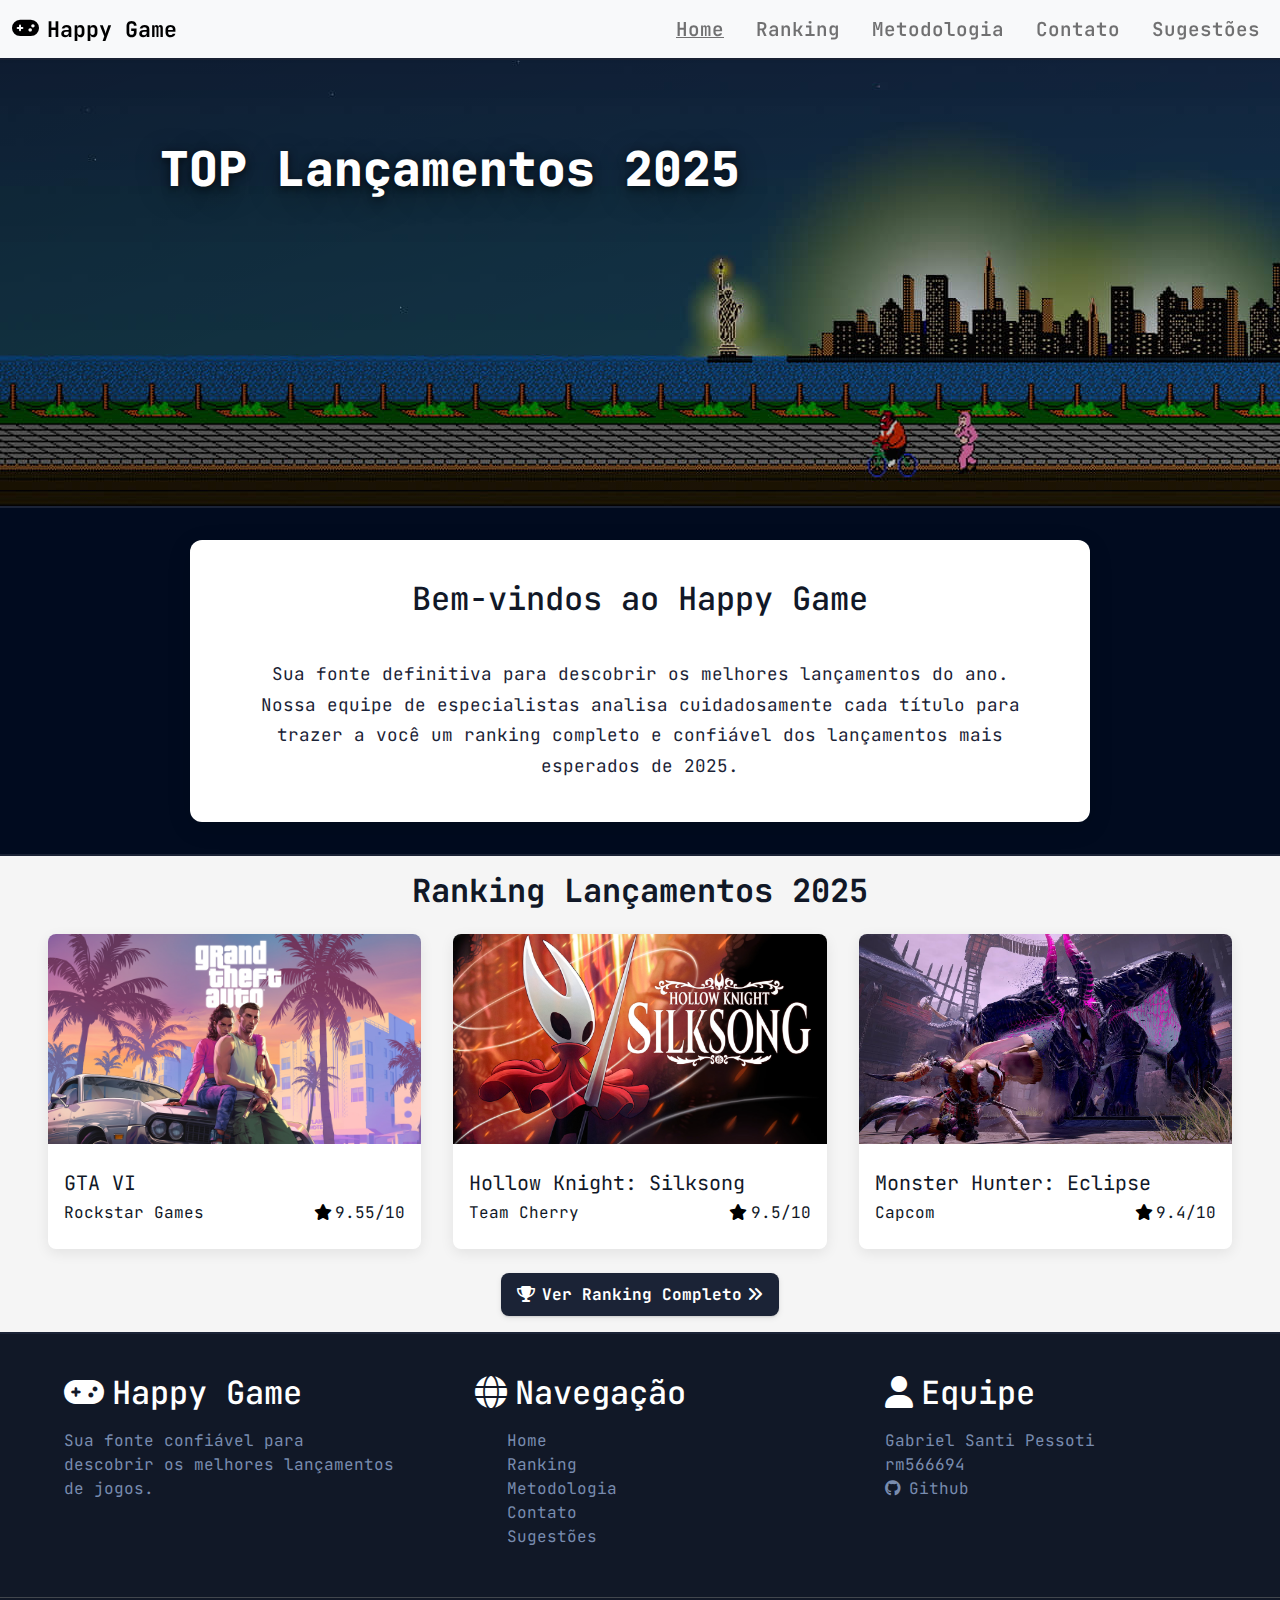
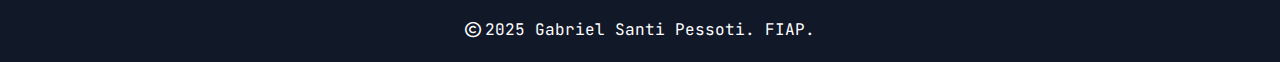
<file: index.html>
<!DOCTYPE html>
<html lang="pt-BR">
<head>
    <meta charset="UTF-8">
    <meta name="viewport" content="width=device-width, initial-scale=1">
    <title>Happy Game</title>

    <!--    Fonte que deixa tudo com cara de games-->
    <link rel="preconnect" href="https://fonts.googleapis.com">
    <link rel="preconnect" href="https://fonts.gstatic.com" crossorigin>
    <link href="https://fonts.googleapis.com/css2?family=JetBrains+Mono:ital,wght@0,100..800;1,100..800&display=swap"
          rel="stylesheet">

    <link rel="stylesheet" href="https://cdnjs.cloudflare.com/ajax/libs/font-awesome/6.4.0/css/all.min.css"
          crossorigin="anonymous" referrerpolicy="no-referrer">

    <link href="https://cdn.jsdelivr.net/npm/bootstrap@5.3.3/dist/css/bootstrap.min.css" rel="stylesheet"
          integrity="sha384-QWTKZyjpPEjISv5WaRU9OFeRpok6YctnYmDr5pNlyT2bRjXh0JMhjY6hW+ALEwIH" crossorigin="anonymous">

    <link rel="stylesheet" href="CSS/style.css">
</head>
<body>

<nav class="navbar navbar-expand-lg navbar-light bg-light sticky-top shadow-sm">
    <div class="container-fluid">
        <a class="navbar-brand fw-bold d-flex align-items-center" href="index.html">
            <i class="fa-solid fa-gamepad me-2"></i>Happy Game
        </a>
        <button class="navbar-toggler" type="button" data-bs-toggle="collapse" data-bs-target="#navbarSupportedContent"
                aria-controls="navbarSupportedContent" aria-expanded="false" aria-label="Alternar navegação">
            <span class="navbar-toggler-icon"></span>
        </button>
        <div class="collapse navbar-collapse" id="navbarSupportedContent">
            <ul class="navbar-nav ms-auto mb-2 mb-lg-0">
                <li class="nav-item"><a class="nav-link active" aria-current="page" href="index.html">Home</a></li>
                <li class="nav-item"><a class="nav-link" href="Pages/ranking.html">Ranking</a></li>
                <li class="nav-item"><a class="nav-link" href="Pages/metodologia.html">Metodologia</a></li>
                <li class="nav-item"><a class="nav-link" href="Pages/contato.html">Contato</a></li>
                <li class="nav-item"><a class="nav-link" href="Pages/sugestao.html">Sugestões</a></li>

            </ul>
        </div>
    </div>
</nav>

<main class="main">
    <div class="banner">
        <h1>TOP Lançamentos 2025</h1>
    </div>

    <div class="conteudo">
        <h2>Bem-vindos ao Happy Game</h2>
        <p>
            Sua fonte definitiva para descobrir os melhores lançamentos do ano. <br>
            Nossa equipe de especialistas analisa cuidadosamente cada título para trazer a você um ranking completo e
            confiável dos lançamentos mais esperados de 2025.
        </p>
    </div>

    <div class="ranking">
        <h2>Ranking Lançamentos 2025</h2>
<!--        <section class="ranking__container">-->
<!--            <div class="container__jogo" role="button" style="cursor: pointer;" data-bs-toggle="modal"-->
<!--                 data-bs-target="#modalSilksong">-->
<!--                <div class="jogo__img">-->
<!--                    <img src="Images/silksong2.jpg" alt="Capa de Hollow Knight: Silksong">-->
<!--                </div>-->
<!--                <div class="jogo__info">-->
<!--                    <div class="info__nome">-->
<!--                        <span>Hollow Knight: Silksong</span>-->
<!--                    </div>-->
<!--                    <div class="info__extra">-->
<!--                        <span>Team Cherry</span>-->
<!--                        <span><i class="fa-solid fa-star" style="margin-right: 0.2rem"></i>9.8/10</span>-->
<!--                    </div>-->
<!--                </div>-->
<!--            </div>-->

<!--            <div class="container__jogo" role="button" style="cursor: pointer;" data-bs-toggle="modal"-->
<!--                 data-bs-target="#modalBorderlands4">-->
<!--                <div class="jogo__img">-->
<!--                    <img src="Images/borderlands2.jpg" alt="Capa de Borderlands 4">-->
<!--                </div>-->
<!--                <div class="jogo__info">-->
<!--                    <div class="info__nome">-->
<!--                        <span>Borderlands 4</span>-->
<!--                    </div>-->
<!--                    <div class="info__extra">-->
<!--                        <span>Gearbox Software</span>-->
<!--                        <span><i class="fa-solid fa-star" style="margin-right: 0.2rem"></i>9.6/10</span>-->
<!--                    </div>-->
<!--                </div>-->
<!--            </div>-->

<!--            <div class="container__jogo" role="button" style="cursor: pointer;" data-bs-toggle="modal"-->
<!--                 data-bs-target="#modalDyingLight">-->
<!--                <div class="jogo__img">-->
<!--                    <img src="Images/dying.jpg" alt="Capa de Dying Light: The Beast">-->
<!--                </div>-->
<!--                <div class="jogo__info">-->
<!--                    <div class="info__nome">-->
<!--                        <span>Dying Light: The Beast</span>-->
<!--                    </div>-->
<!--                    <div class="info__extra">-->
<!--                        <span>Techland</span>-->
<!--                        <span><i class="fa-solid fa-star" style="margin-right: 0.2rem"></i>9.5/10</span>-->
<!--                    </div>-->
<!--                </div>-->
<!--            </div>-->
<!--        </section>-->

        <section class="ranking__container" id="top3-container">
<!--            Top3 dinâmico-->
        </section>

        <div class="ranking__botao">
            <a class="botao__ranking" href="Pages/ranking.html"><i class="fa-solid fa-trophy"
                                                                   style="margin-right: 0.4rem"></i>Ver
                Ranking Completo<i class="fa-solid fa-angles-right" style="margin-left: 0.3rem"></i></a>
        </div>
    </div>

    <div class="modal fade" id="modalSilksong" tabindex="-1" aria-labelledby="modalSilksongLabel" aria-hidden="true">
        <div class="modal-dialog modal-lg modal-dialog-centered">
            <div class="modal-content">
                <div class="modal-header">
                    <h5 class="modal-title text-dark" id="modalSilksongLabel">Hollow Knight: Silksong</h5>
                    <button type="button" class="btn-close" data-bs-dismiss="modal" aria-label="Fechar"></button>
                </div>
                <div class="modal-body">
                    <div class="row g-3">
                        <div class="col-md-5">
                            <img src="Images/silksong2.jpg" class="img-fluid rounded"
                                 alt="Arte de Hollow Knight: Silksong">
                        </div>
                        <div class="col-md-7 text-dark">
                            <p class="mb-1"><strong>Estúdio:</strong> Team Cherry</p>
                            <p class="mb-3"><strong>Avaliação:</strong> <i
                                    class="fa-solid fa-star me-1 text-warning"></i>9.8/10</p>
                            <h6>Descrição</h6>
                            <p class="text-muted">Jogo metroidvania 2D, sequência de Hollow Knight. O jogador controla
                                Hornet, que é capturada e levada ao reino estranho de Pharloom. Tem exploração extensa,
                                combate com agilidade, muitos inimigos e chefes desafiadores, e missões/sidequests pra
                                incentivar exploração.</p>
                        </div>
                    </div>
                </div>
                <div class="modal-footer">
                    <button type="button" class="btn btn-secondary" data-bs-dismiss="modal">Fechar</button>
                </div>
            </div>
        </div>
    </div>

    <div class="modal fade" id="modalBorderlands4" tabindex="-1" aria-labelledby="modalBorderlands4Label"
         aria-hidden="true">
        <div class="modal-dialog modal-lg modal-dialog-centered">
            <div class="modal-content">
                <div class="modal-header">
                    <h5 class="modal-title text-dark" id="modalBorderlands4Label">Borderlands 4</h5>
                    <button type="button" class="btn-close" data-bs-dismiss="modal" aria-label="Fechar"></button>
                </div>
                <div class="modal-body">
                    <div class="row g-3">
                        <div class="col-md-5">
                            <img src="Images/borderlands2.jpg" class="img-fluid rounded" alt="Arte de Borderlands 4">
                        </div>
                        <div class="col-md-7 text-dark">
                            <p class="mb-1"><strong>Estúdio:</strong> Gearbox Software</p>
                            <p class="mb-3"><strong>Avaliação:</strong> <i
                                    class="fa-solid fa-star me-1 text-warning"></i>9.6/10</p>
                            <h6>Descrição</h6>
                            <p class="text-muted">Continuará como um looter-shooter, com classes de personagens (Vault
                                Hunters) diferentes, armas variadas, e humor característico da série. Algumas previews
                                apontam que o título está tentando recuperar o "sabor" original da franquia.</p>
                        </div>
                    </div>
                </div>
                <div class="modal-footer">
                    <button type="button" class="btn btn-secondary" data-bs-dismiss="modal">Fechar</button>
                </div>
            </div>
        </div>
    </div>

    <div class="modal fade" id="modalDyingLight" tabindex="-1" aria-labelledby="modalDyingLightLabel"
         aria-hidden="true">
        <div class="modal-dialog modal-lg modal-dialog-centered">
            <div class="modal-content">
                <div class="modal-header">
                    <h5 class="modal-title text-dark" id="modalDyingLightLabel">Dying Light: The Beast</h5>
                    <button type="button" class="btn-close" data-bs-dismiss="modal" aria-label="Fechar"></button>
                </div>
                <div class="modal-body">
                    <div class="row g-3">
                        <div class="col-md-5">
                            <img src="Images/dying.jpg" class="img-fluid rounded" alt="Arte de Dying Light: The Beast">
                        </div>
                        <div class="col-md-7  text-dark">
                            <p class="mb-1"><strong>Estúdio:</strong> Techland</p>
                            <p class="mb-3"><strong>Avaliação:</strong> <i
                                    class="fa-solid fa-star me-1 text-warning"></i>9.5/10</p>
                            <h6>Descrição</h6>
                            <p class="text-muted">Retorno de Kyle Crane, cerca de 13 anos após os eventos anteriores. É
                                um jogo standalone que começou como DLC mas expandiu muito. Combate corpo a corpo,
                                parkour, elementos de horror/survival, mundo aberto com sangue, mutantes zumbis. O
                                personagem desenvolve uma forma de fúria (“Beast Mode”) ligada a DNA de zumbis, que pode
                                alterar como combate/transformações ocorrem. História principal estimada ~20h + 20-30h
                                de conteúdo adicional.</p>
                        </div>
                    </div>
                </div>
                <div class="modal-footer">
                    <button type="button" class="btn btn-secondary" data-bs-dismiss="modal">Fechar</button>
                </div>
            </div>
        </div>
    </div>

</main>

<footer>
    <section class="footer">
        <div class="footer__conteudo">
            <div class="footer__conteudo__container">
                <h2>
                    <i class="fa-solid fa-gamepad" style="margin-right: 0.5rem"></i>Happy Game
                </h2>
                <span>
                    Sua fonte confiável para descobrir os melhores lançamentos de jogos. <br>
                </span>
            </div>

            <div class="footer__conteudo__container">
                <h2>
                    <i class="fa-solid fa-globe" style="margin-right: 0.5rem"></i>Navegação
                </h2>
                <ul>
                    <li><a href="index.html">Home</a></li>
                    <li><a href="Pages/ranking.html">Ranking</a></li>
                    <li><a href="Pages/metodologia.html">Metodologia</a></li>
                    <li><a href="Pages/contato.html">Contato</a></li>
                    <li><a href="Pages/sugestao.html">Sugestões</a></li>
                </ul>
            </div>

            <div class="footer__conteudo__container">
                <h2>
                    <i class="fa-solid fa-user" style="margin-right: 0.5rem"></i>Equipe
                </h2>
                <span>
                    Gabriel Santi Pessoti<br>
                    rm566694<br>
                    <a href="https://www.github.com/gabrielpsanti" target="_blank"><i class="fa-brands fa-github"
                                                                                      style="margin-right: 0.5rem"></i>Github</a>
                </span>
            </div>
        </div>

        <hr>

        <div class="footer__rodape">
            <span><i class="fa-regular fa-copyright" style="margin-right: 0.3rem"></i>2025 Gabriel Santi Pessoti. FIAP.</span>
        </div>
    </section>
</footer>

<script src="https://cdn.jsdelivr.net/npm/bootstrap@5.3.3/dist/js/bootstrap.bundle.min.js"
        integrity="sha384-YvpcrYf0tY3lHB60NNkmXc5s9fDVZLESaAA55NDzOxhy9GkcIdslK1eN7N6jIeHz"
        crossorigin="anonymous"></script>

<script src="JS/ranking.js"></script>
<script>
    document.addEventListener("DOMContentLoaded", () => {
        classificarJogosPorNota();

        const container = document.getElementById("top3-container");
        container.innerHTML = "";

        const top3 = topJogos.slice(0, 3);

        top3.forEach((jogo) => {
            const div = document.createElement("div");
            div.classList.add("container__jogo");
            div.style.cursor = "pointer";

            div.innerHTML = `
            <div class="jogo__img">
                <img src="Images/${jogo.imagem.split('/').pop()}" alt="Capa de ${jogo.titulo}">
            </div>
            <div class="jogo__info">
                <div class="info__nome">
                    <span>${jogo.titulo}</span>
                </div>
                <div class="info__extra">
                    <span>${jogo.publisher}</span>
                    <span><i class="fa-solid fa-star" style="margin-right: 0.2rem"></i>${jogo.nota_final}/10</span>
                </div>
            </div>
        `;

            // Cria modal dinâmico para cada jogo
            div.addEventListener("click", () => {
                const modalHtml = `
                <div class="modal fade" id="modalJogo" tabindex="-1" aria-hidden="true">
                    <div class="modal-dialog modal-lg modal-dialog-centered">
                        <div class="modal-content">
                            <div class="modal-header">
                                <h5 class="modal-title text-dark">${jogo.titulo}</h5>
                                <button type="button" class="btn-close" data-bs-dismiss="modal" aria-label="Fechar"></button>
                            </div>
                            <div class="modal-body">
                                <div class="row g-3">
                                    <div class="col-md-5">
                                        <img src="Images/${jogo.imagem.split('/').pop()}" class="img-fluid rounded" alt="Arte de ${jogo.titulo}">
                                    </div>
                                    <div class="col-md-7 text-dark">
                                        <p class="mb-1"><strong>Estúdio:</strong> ${jogo.publisher}</p>
                                        <p class="mb-3"><strong>Avaliação:</strong> <i class="fa-solid fa-star me-1 text-warning"></i>${jogo.nota_final}/10</p>
                                        <h6>Descrição</h6>
                                        <p class="text-muted">${jogo.descricao}</p>
                                    </div>
                                </div>
                            </div>
                            <div class="modal-footer">
                                <button type="button" class="btn btn-secondary" data-bs-dismiss="modal">Fechar</button>
                            </div>
                        </div>
                    </div>
                </div>
            `;
                document.body.insertAdjacentHTML("beforeend", modalHtml);
                const modal = new bootstrap.Modal(document.getElementById("modalJogo"));
                modal.show();
                document.getElementById("modalJogo").addEventListener("hidden.bs.modal", e => e.target.remove());
            });

            container.appendChild(div);
        });
    });
</script>

</body>
</html>
</file>
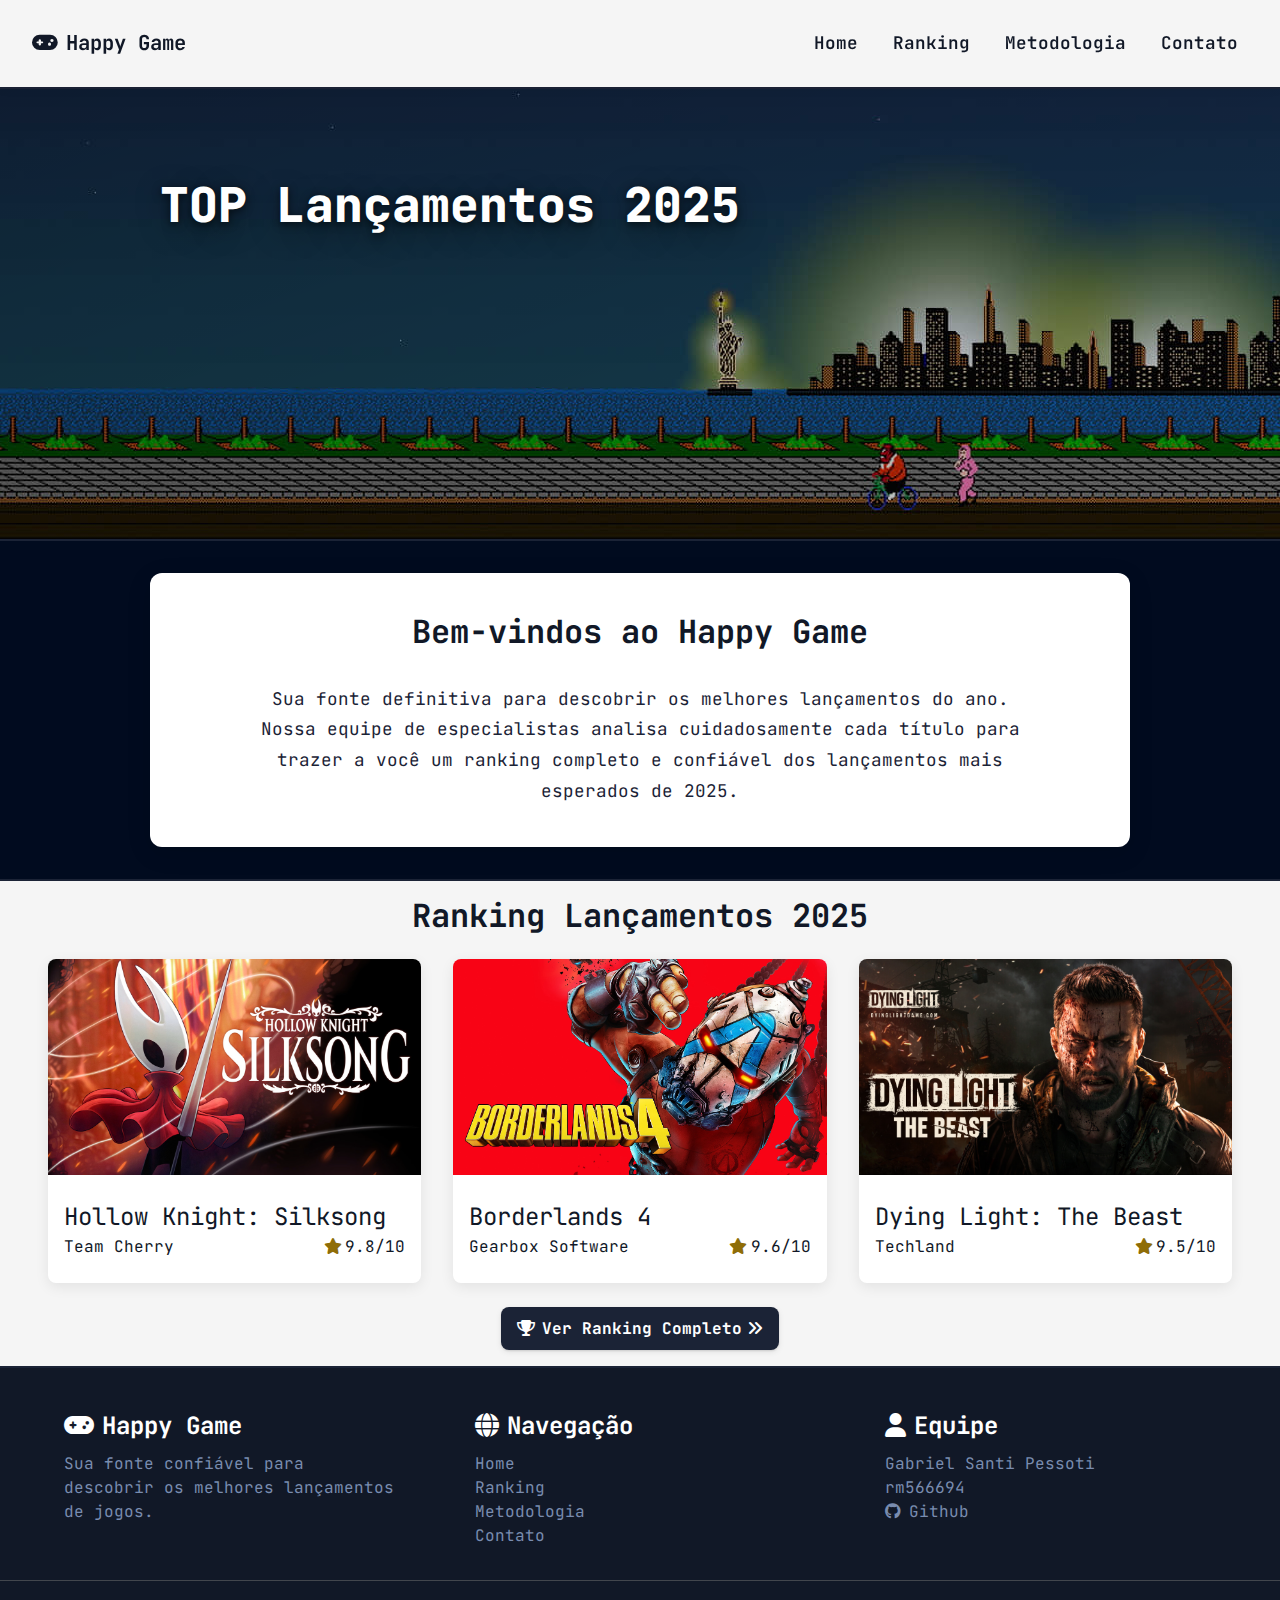
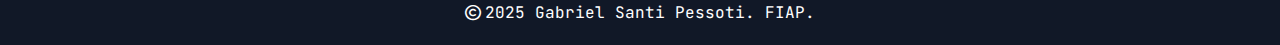
<file: v1/index.html>
<!DOCTYPE html>
<html lang="pt-BR">
<head>
    <meta charset="UTF-8">
    <meta name="viewport" content="width=device-width, initial-scale=1.0">
    <title>Happy Game</title>

    <!--    Fonte que deixa tudo com cara de games-->
    <link rel="preconnect" href="https://fonts.googleapis.com">
    <link rel="preconnect" href="https://fonts.gstatic.com" crossorigin>
    <link href="https://fonts.googleapis.com/css2?family=JetBrains+Mono:ital,wght@0,100..800;1,100..800&display=swap"
          rel="stylesheet">

    <link rel="stylesheet" href="https://cdnjs.cloudflare.com/ajax/libs/font-awesome/6.4.0/css/all.min.css"
          crossorigin="anonymous" referrerpolicy="no-referrer">

    <link rel="stylesheet" href="CSS/style.css">
</head>
<body>
<header class="header">
    <section class="conteudo-header">
        <div>
            <a href="index.html"><h3><i class="fa-solid fa-gamepad" style="margin-right: 0.5rem"></i>Happy Game</h3></a>
        </div>
        <div class="navegacao">
            <a href="index.html">Home</a>
            <a href="Pages/ranking.html">Ranking</a>
            <a href="Pages/metodologia.html">Metodologia</a>
            <a href="Pages/contato.html">Contato</a>
        </div>
    </section>
</header>

<main class="main">
    <div class="banner">
        <h1>TOP Lançamentos 2025</h1>
    </div>

    <div class="conteudo">
        <h2>Bem-vindos ao Happy Game</h2>
        <p>
            Sua fonte definitiva para descobrir os melhores lançamentos do ano. <br>
            Nossa equipe de especialistas analisa cuidadosamente cada título para trazer a você um ranking completo e
            confiável dos lançamentos mais esperados de 2025.
        </p>
    </div>

    <div class="ranking">
        <h2>Ranking Lançamentos 2025</h2>
        <section class="ranking__container">
            <div class="container__jogo">
                <div class="jogo__img">
                    <img src="Images/silksong2.jpg" alt="">
                </div>
                <div class="jogo__info">
                    <div class="info__nome">
                        <span>Hollow Knight: Silksong</span>
                    </div>
                    <div class="info__extra">
                        <span>Team Cherry</span>
                        <span><i class="fa-solid fa-star" style="margin-right: 0.2rem"></i>9.8/10</span>
                    </div>
                </div>
            </div>

            <div class="container__jogo">
                <div class="jogo__img">
                    <img src="Images/borderlands2.jpg" alt="">
                </div>
                <div class="jogo__info">
                    <div class="info__nome">
                        <span>Borderlands 4</span>
                    </div>
                    <div class="info__extra">
                        <span>Gearbox Software</span>
                        <span><i class="fa-solid fa-star" style="margin-right: 0.2rem"></i>9.6/10</span>
                    </div>
                </div>
            </div>

            <div class="container__jogo">
                <div class="jogo__img">
                    <img src="Images/dying.jpg" alt="">
                </div>
                <div class="jogo__info">
                    <div class="info__nome">
                        <span>Dying Light: The Beast</span>
                    </div>
                    <div class="info__extra">
                        <span>Techland</span>
                        <span><i class="fa-solid fa-star" style="margin-right: 0.2rem"></i>9.5/10</span>
                    </div>
                </div>
            </div>
        </section>

        <div class="ranking__botao">
            <a class="botao__ranking" href="Pages/ranking.html"><i class="fa-solid fa-trophy" style="margin-right: 0.4rem"></i>Ver
                Ranking Completo<i class="fa-solid fa-angles-right" style="margin-left: 0.3rem"></i></a>
        </div>
    </div>
</main>

<footer>
    <section class="footer">
        <div class="footer__conteudo">
            <div class="footer__conteudo__container">
                <h2>
                    <i class="fa-solid fa-gamepad" style="margin-right: 0.5rem"></i>Happy Game
                </h2>
                <span>
                    Sua fonte confiável para descobrir os melhores lançamentos de jogos. <br>
                </span>
            </div>

            <div class="footer__conteudo__container">
                <h2>
                    <i class="fa-solid fa-globe" style="margin-right: 0.5rem"></i>Navegação
                </h2>
                <ul>
                    <li><a href="index.html">Home</a></li>
                    <li><a href="Pages/ranking.html">Ranking</a></li>
                    <li><a href="Pages/metodologia.html">Metodologia</a></li>
                    <li><a href="Pages/contato.html">Contato</a></li>
                </ul>
            </div>

            <div class="footer__conteudo__container">
                <h2>
                    <i class="fa-solid fa-user" style="margin-right: 0.5rem"></i>Equipe
                </h2>
                <span>
                    Gabriel Santi Pessoti<br>
                    rm566694<br>
                    <a href="https://www.github.com/gabrielpsanti" target="_blank"><i class="fa-brands fa-github" style="margin-right: 0.5rem"></i>Github</a>
                </span>
            </div>
        </div>

        <hr>

        <div class="footer__rodape">
            <span><i class="fa-regular fa-copyright" style="margin-right: 0.3rem"></i>2025 Gabriel Santi Pessoti. FIAP.</span>
        </div>
    </section>
</footer>
</body>
</html>
</file>
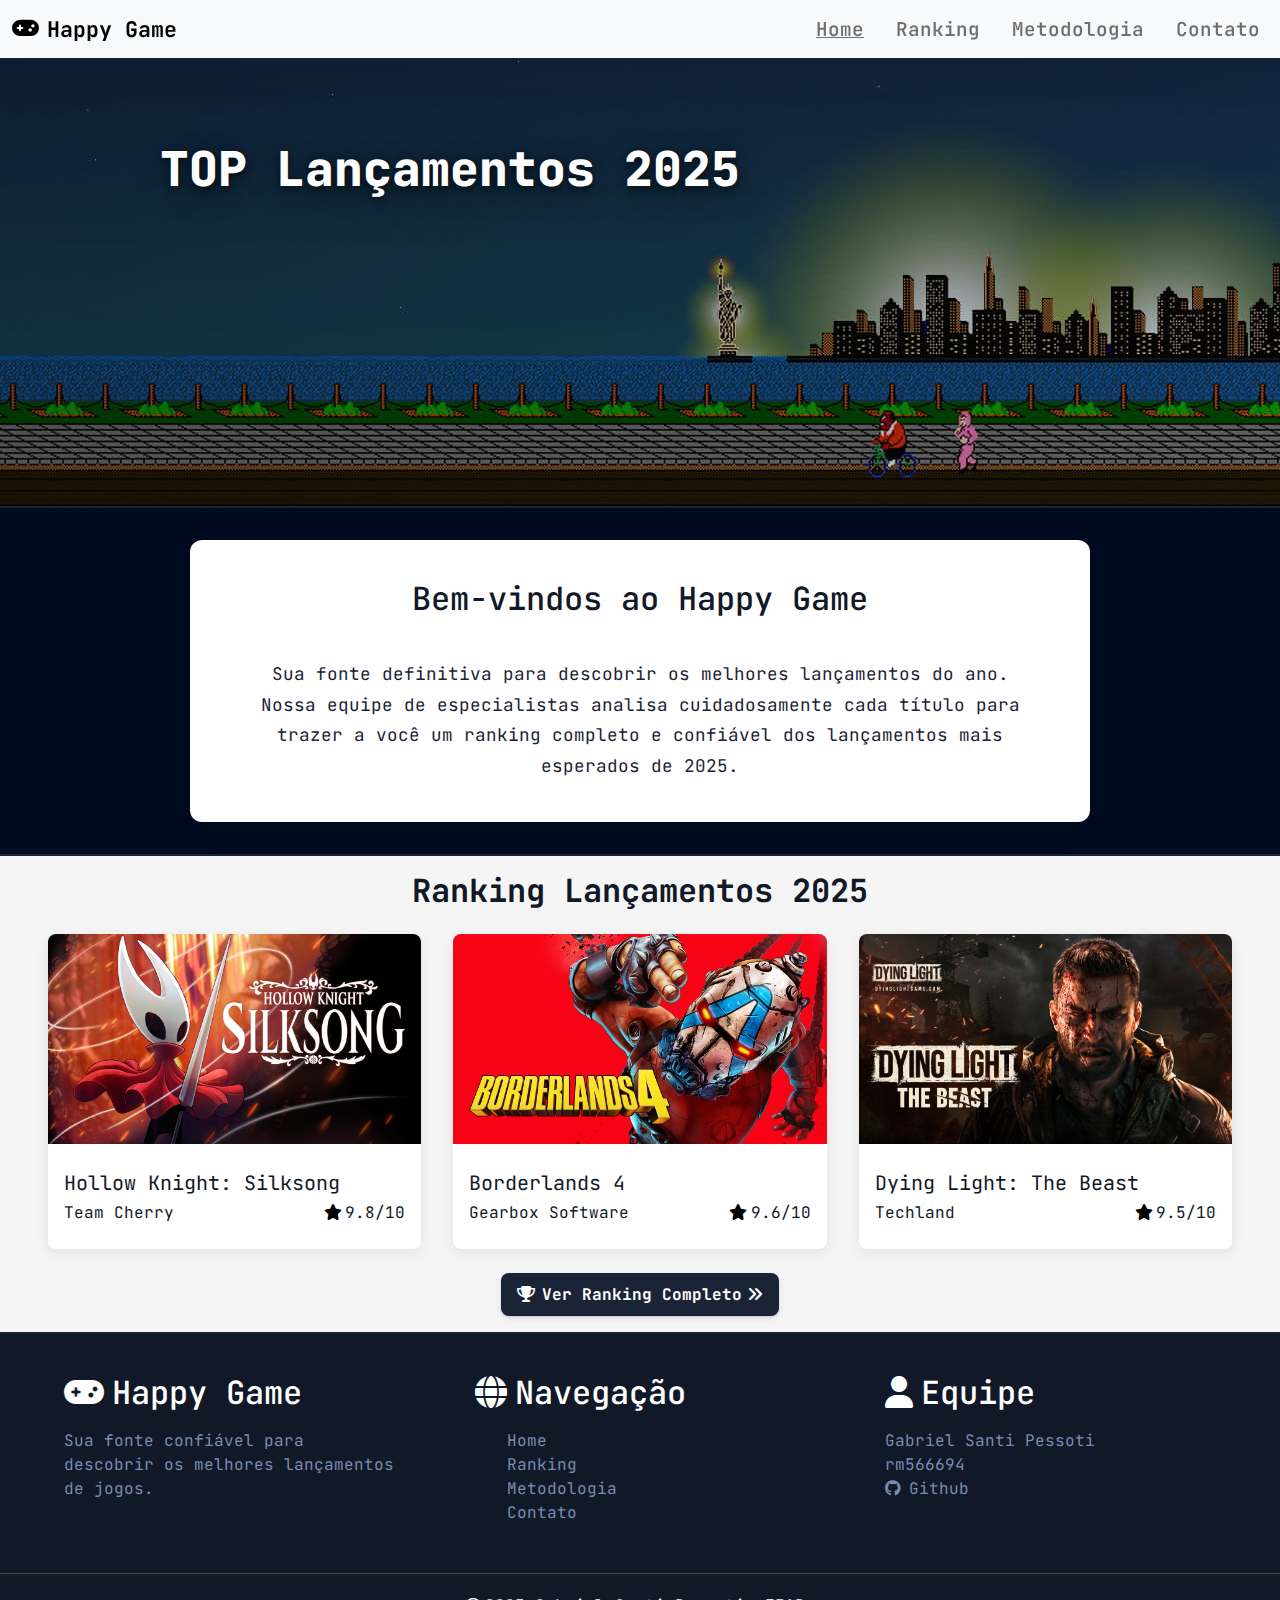
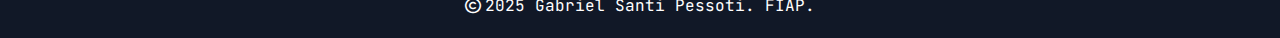
<file: v2/index.html>
<!DOCTYPE html>
<html lang="pt-BR">
<head>
    <meta charset="UTF-8">
    <meta name="viewport" content="width=device-width, initial-scale=1">
    <title>Happy Game</title>

    <!--    Fonte que deixa tudo com cara de games-->
    <link rel="preconnect" href="https://fonts.googleapis.com">
    <link rel="preconnect" href="https://fonts.gstatic.com" crossorigin>
    <link href="https://fonts.googleapis.com/css2?family=JetBrains+Mono:ital,wght@0,100..800;1,100..800&display=swap" rel="stylesheet">

    <link rel="stylesheet" href="https://cdnjs.cloudflare.com/ajax/libs/font-awesome/6.4.0/css/all.min.css" crossorigin="anonymous" referrerpolicy="no-referrer">

    <!-- Bootstrap CSS -->
    <link href="https://cdn.jsdelivr.net/npm/bootstrap@5.3.3/dist/css/bootstrap.min.css" rel="stylesheet" integrity="sha384-QWTKZyjpPEjISv5WaRU9OFeRpok6YctnYmDr5pNlyT2bRjXh0JMhjY6hW+ALEwIH" crossorigin="anonymous">

    <link rel="stylesheet" href="CSS/style.css">
</head>
<body>
<!-- Navbar Bootstrap -->
<nav class="navbar navbar-expand-lg navbar-light bg-light sticky-top shadow-sm">
  <div class="container-fluid">
    <a class="navbar-brand fw-bold d-flex align-items-center" href="index.html">
      <i class="fa-solid fa-gamepad me-2"></i>Happy Game
    </a>
    <button class="navbar-toggler" type="button" data-bs-toggle="collapse" data-bs-target="#navbarSupportedContent" aria-controls="navbarSupportedContent" aria-expanded="false" aria-label="Alternar navegação">
      <span class="navbar-toggler-icon"></span>
    </button>
    <div class="collapse navbar-collapse" id="navbarSupportedContent">
      <ul class="navbar-nav ms-auto mb-2 mb-lg-0">
        <li class="nav-item"><a class="nav-link active" aria-current="page" href="index.html">Home</a></li>
        <li class="nav-item"><a class="nav-link" href="Pages/ranking.html">Ranking</a></li>
        <li class="nav-item"><a class="nav-link" href="Pages/metodologia.html">Metodologia</a></li>
        <li class="nav-item"><a class="nav-link" href="Pages/contato.html">Contato</a></li>
      </ul>
    </div>
  </div>
</nav>

<main class="main">
    <div class="banner">
        <h1>TOP Lançamentos 2025</h1>
    </div>

    <div class="conteudo">
        <h2>Bem-vindos ao Happy Game</h2>
        <p>
            Sua fonte definitiva para descobrir os melhores lançamentos do ano. <br>
            Nossa equipe de especialistas analisa cuidadosamente cada título para trazer a você um ranking completo e
            confiável dos lançamentos mais esperados de 2025.
        </p>
    </div>

    <div class="ranking">
        <h2>Ranking Lançamentos 2025</h2>
        <section class="ranking__container">
            <div class="container__jogo">
                <div class="jogo__img">
                    <img src="Images/silksong2.jpg" alt="">
                </div>
                <div class="jogo__info">
                    <div class="info__nome">
                        <span>Hollow Knight: Silksong</span>
                    </div>
                    <div class="info__extra">
                        <span>Team Cherry</span>
                        <span><i class="fa-solid fa-star" style="margin-right: 0.2rem"></i>9.8/10</span>
                    </div>
                </div>
            </div>

            <div class="container__jogo">
                <div class="jogo__img">
                    <img src="Images/borderlands2.jpg" alt="">
                </div>
                <div class="jogo__info">
                    <div class="info__nome">
                        <span>Borderlands 4</span>
                    </div>
                    <div class="info__extra">
                        <span>Gearbox Software</span>
                        <span><i class="fa-solid fa-star" style="margin-right: 0.2rem"></i>9.6/10</span>
                    </div>
                </div>
            </div>

            <div class="container__jogo">
                <div class="jogo__img">
                    <img src="Images/dying.jpg" alt="">
                </div>
                <div class="jogo__info">
                    <div class="info__nome">
                        <span>Dying Light: The Beast</span>
                    </div>
                    <div class="info__extra">
                        <span>Techland</span>
                        <span><i class="fa-solid fa-star" style="margin-right: 0.2rem"></i>9.5/10</span>
                    </div>
                </div>
            </div>
        </section>

        <div class="ranking__botao">
            <a class="botao__ranking" href="Pages/ranking.html"><i class="fa-solid fa-trophy" style="margin-right: 0.4rem"></i>Ver
                Ranking Completo<i class="fa-solid fa-angles-right" style="margin-left: 0.3rem"></i></a>
        </div>
    </div>
</main>

<footer>
    <section class="footer">
        <div class="footer__conteudo">
            <div class="footer__conteudo__container">
                <h2>
                    <i class="fa-solid fa-gamepad" style="margin-right: 0.5rem"></i>Happy Game
                </h2>
                <span>
                    Sua fonte confiável para descobrir os melhores lançamentos de jogos. <br>
                </span>
            </div>

            <div class="footer__conteudo__container">
                <h2>
                    <i class="fa-solid fa-globe" style="margin-right: 0.5rem"></i>Navegação
                </h2>
                <ul>
                    <li><a href="index.html">Home</a></li>
                    <li><a href="Pages/ranking.html">Ranking</a></li>
                    <li><a href="Pages/metodologia.html">Metodologia</a></li>
                    <li><a href="Pages/contato.html">Contato</a></li>
                </ul>
            </div>

            <div class="footer__conteudo__container">
                <h2>
                    <i class="fa-solid fa-user" style="margin-right: 0.5rem"></i>Equipe
                </h2>
                <span>
                    Gabriel Santi Pessoti<br>
                    rm566694<br>
                    <a href="https://www.github.com/gabrielpsanti" target="_blank"><i class="fa-brands fa-github" style="margin-right: 0.5rem"></i>Github</a>
                </span>
            </div>
        </div>

        <hr>

        <div class="footer__rodape">
            <span><i class="fa-regular fa-copyright" style="margin-right: 0.3rem"></i>2025 Gabriel Santi Pessoti. FIAP.</span>
        </div>
    </section>
</footer>

<!-- Bootstrap JS -->
<script src="https://cdn.jsdelivr.net/npm/bootstrap@5.3.3/dist/js/bootstrap.bundle.min.js" integrity="sha384-YvpcrYf0tY3lHB60NNkmXc5s9fDVZLESaAA55NDzOxhy9GkcIdslK1eN7N6jIeHz" crossorigin="anonymous"></script>
</body>
</html>
</file>
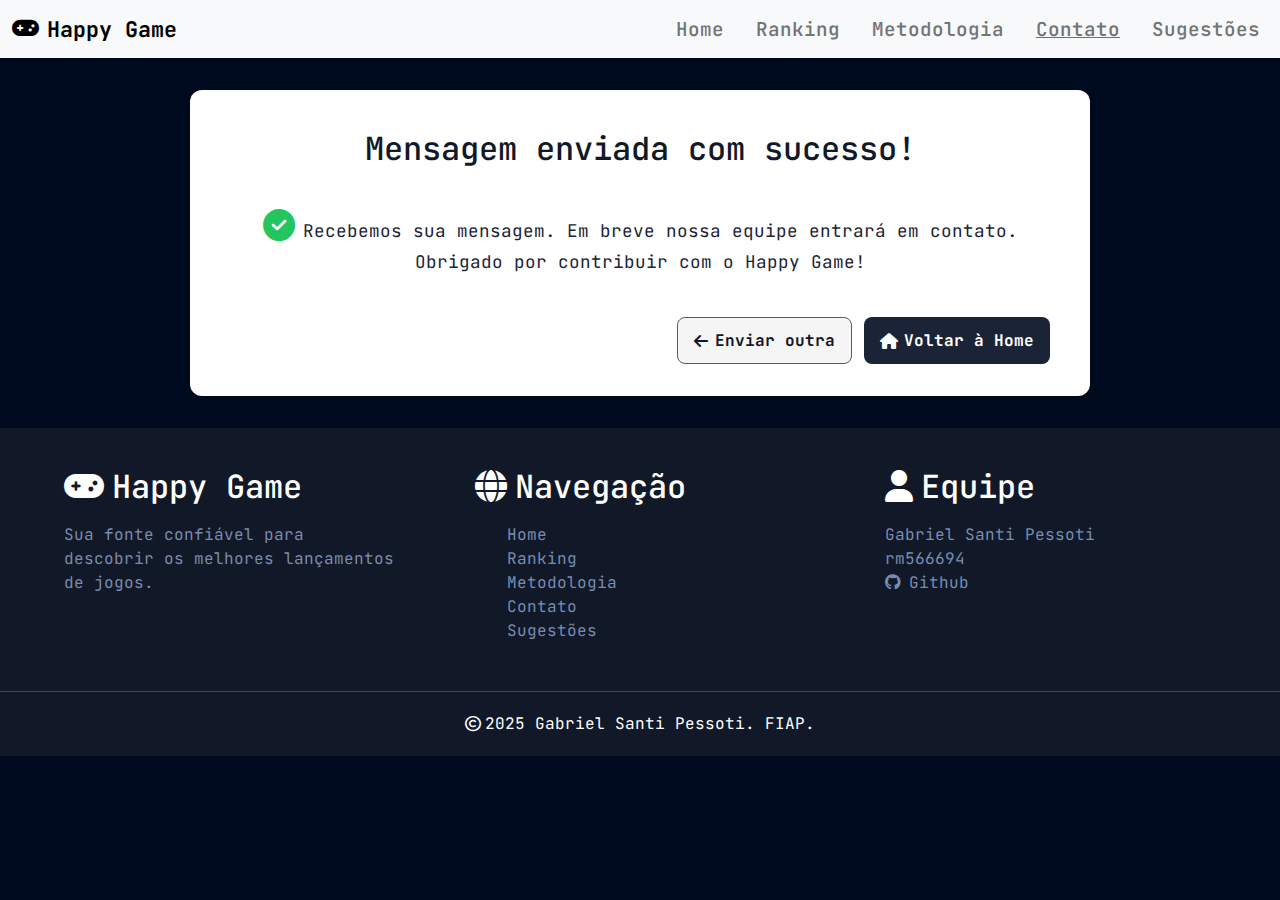
<file: Pages/contato-sucesso.html>
<!DOCTYPE html>
<html lang="pt-BR">
<head>
    <meta charset="UTF-8">
    <meta name="viewport" content="width=device-width, initial-scale=1">
    <title>Mensagem enviada - Happy Game</title>

    <link rel="preconnect" href="https://fonts.googleapis.com">
    <link rel="preconnect" href="https://fonts.gstatic.com" crossorigin>
    <link href="https://fonts.googleapis.com/css2?family=JetBrains+Mono:ital,wght@0,100..800;1,100..800&display=swap"
          rel="stylesheet">

    <link rel="stylesheet" href="https://cdnjs.cloudflare.com/ajax/libs/font-awesome/6.4.0/css/all.min.css"
          crossorigin="anonymous" referrerpolicy="no-referrer">

    <link href="https://cdn.jsdelivr.net/npm/bootstrap@5.3.3/dist/css/bootstrap.min.css" rel="stylesheet"
          integrity="sha384-QWTKZyjpPEjISv5WaRU9OFeRpok6YctnYmDr5pNlyT2bRjXh0JMhjY6hW+ALEwIH" crossorigin="anonymous">

    <link rel="stylesheet" href="..\CSS\style.css">
    <link rel="stylesheet" href="..\CSS\contato.css">
</head>
<body>

<nav class="navbar navbar-expand-lg navbar-light bg-light sticky-top shadow-sm">
    <div class="container-fluid">
        <a class="navbar-brand fw-bold d-flex align-items-center" href="../index.html">
            <i class="fa-solid fa-gamepad me-2"></i>Happy Game
        </a>
        <button class="navbar-toggler" type="button" data-bs-toggle="collapse" data-bs-target="#navbarSupportedContent"
                aria-controls="navbarSupportedContent" aria-expanded="false" aria-label="Alternar navegação">
            <span class="navbar-toggler-icon"></span>
        </button>
        <div class="collapse navbar-collapse" id="navbarSupportedContent">
            <ul class="navbar-nav ms-auto mb-2 mb-lg-0">
                <li class="nav-item"><a class="nav-link" href="../index.html">Home</a></li>
                <li class="nav-item"><a class="nav-link" href="ranking.html">Ranking</a></li>
                <li class="nav-item"><a class="nav-link" href="metodologia.html">Metodologia</a></li>
                <li class="nav-item"><a class="nav-link active" aria-current="page" href="contato.html">Contato</a></li>
                <li class="nav-item"><a class="nav-link" href="sugestao.html">Sugestões</a></li>

            </ul>
        </div>
    </div>
</nav>

<main class="main">
    <section class="conteudo">
        <h2>Mensagem enviada com sucesso!</h2>
        <p class="sucesso__mensagem"><i class="fa-solid fa-circle-check sucesso__icone"
                                        style="margin-right: 0.5rem"></i>Recebemos sua mensagem. Em breve nossa equipe
            entrará em contato. Obrigado por contribuir com o Happy Game!</p>

        <div class="form__acoes" style="margin-top: 1rem;">
            <a class="btn botao-voltar" href="contato.html"><i class="fa-solid fa-arrow-left"></i>Enviar outra</a>
            <a class="btn botao-acao" href="../index.html"><i class="fa-solid fa-house"></i>Voltar à Home</a>
        </div>
    </section>
</main>

<footer>
    <section class="footer">
        <div class="footer__conteudo">
            <div class="footer__conteudo__container">
                <h2>
                    <i class="fa-solid fa-gamepad" style="margin-right: 0.5rem"></i>Happy Game
                </h2>
                <span>
                    Sua fonte confiável para descobrir os melhores lançamentos de jogos. <br>
                </span>
            </div>

            <div class="footer__conteudo__container">
                <h2>
                    <i class="fa-solid fa-globe" style="margin-right: 0.5rem"></i>Navegação
                </h2>
                <ul>
                    <li><a href="../index.html">Home</a></li>
                    <li><a href="ranking.html">Ranking</a></li>
                    <li><a href="metodologia.html">Metodologia</a></li>
                    <li><a href="contato.html">Contato</a></li>
                    <li><a href="sugestao.html">Sugestões</a></li>
                </ul>
            </div>

            <div class="footer__conteudo__container">
                <h2>
                    <i class="fa-solid fa-user" style="margin-right: 0.5rem"></i>Equipe
                </h2>
                <span>
                    Gabriel Santi Pessoti<br>
                    rm566694<br>
                    <a href="https://www.github.com/gabrielpsanti" target="_blank"><i class="fa-brands fa-github"
                                                                                      style="margin-right: 0.5rem"></i>Github</a>
                </span>
            </div>
        </div>

        <hr>

        <div class="footer__rodape">
            <span><i class="fa-regular fa-copyright" style="margin-right: 0.3rem"></i>2025 Gabriel Santi Pessoti. FIAP.</span>
        </div>
    </section>
</footer>

<script src="https://cdn.jsdelivr.net/npm/bootstrap@5.3.3/dist/js/bootstrap.bundle.min.js"
        integrity="sha384-YvpcrYf0tY3lHB60NNkmXc5s9fDVZLESaAA55NDzOxhy9GkcIdslK1eN7N6jIeHz"
        crossorigin="anonymous"></script>
</body>
</html>
</file>
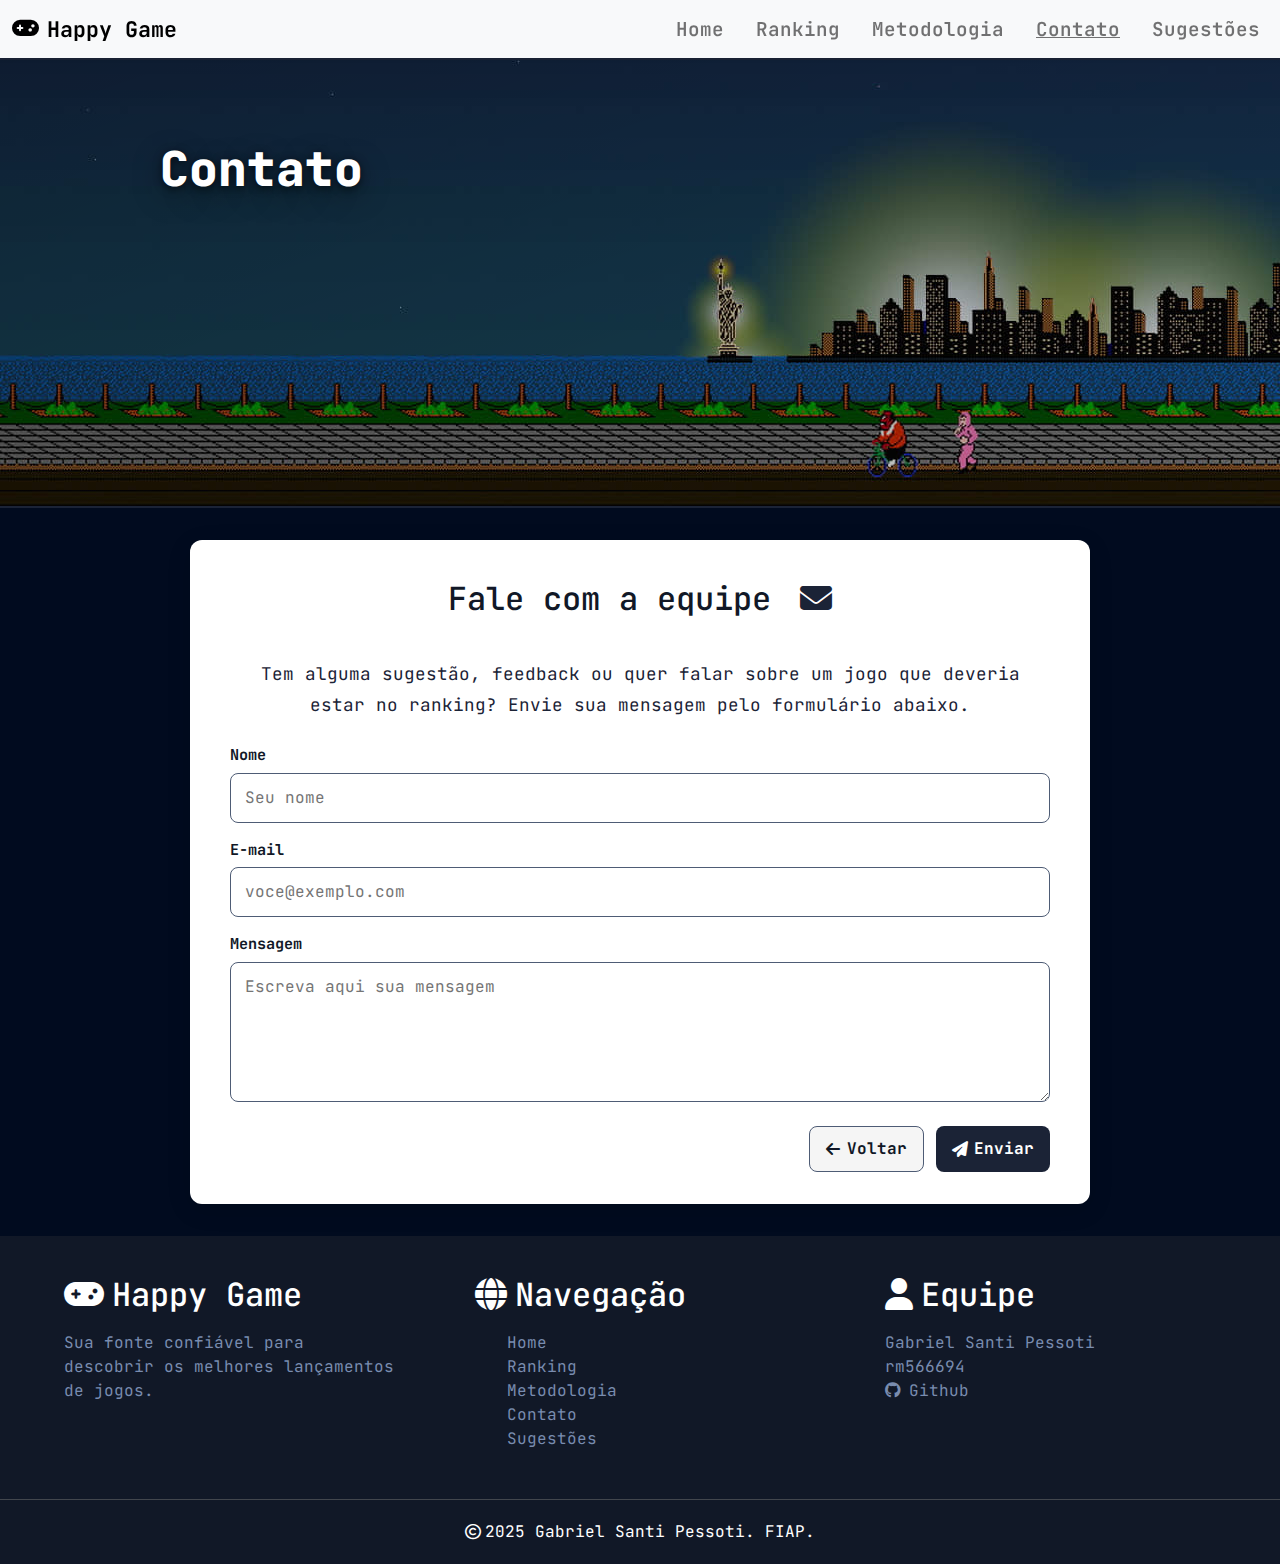
<file: Pages/contato.html>
<!DOCTYPE html>
<html lang="pt-BR">
<head>
    <meta charset="UTF-8">
    <meta name="viewport" content="width=device-width, initial-scale=1">
    <title>Contato - Happy Game</title>

    <link rel="preconnect" href="https://fonts.googleapis.com">
    <link rel="preconnect" href="https://fonts.gstatic.com" crossorigin>
    <link href="https://fonts.googleapis.com/css2?family=JetBrains+Mono:ital,wght@0,100..800;1,100..800&display=swap"
          rel="stylesheet">

    <link rel="stylesheet" href="https://cdnjs.cloudflare.com/ajax/libs/font-awesome/6.4.0/css/all.min.css"
          crossorigin="anonymous" referrerpolicy="no-referrer">

    <link href="https://cdn.jsdelivr.net/npm/bootstrap@5.3.3/dist/css/bootstrap.min.css" rel="stylesheet"
          integrity="sha384-QWTKZyjpPEjISv5WaRU9OFeRpok6YctnYmDr5pNlyT2bRjXh0JMhjY6hW+ALEwIH" crossorigin="anonymous">

    <link rel="stylesheet" href="..\CSS\style.css">
    <link rel="stylesheet" href="..\CSS\contato.css">
</head>
<body>

<nav class="navbar navbar-expand-lg navbar-light bg-light sticky-top shadow-sm">
    <div class="container-fluid">
        <a class="navbar-brand fw-bold d-flex align-items-center" href="../index.html">
            <i class="fa-solid fa-gamepad me-2"></i>Happy Game
        </a>
        <button class="navbar-toggler" type="button" data-bs-toggle="collapse" data-bs-target="#navbarSupportedContent"
                aria-controls="navbarSupportedContent" aria-expanded="false" aria-label="Alternar navegação">
            <span class="navbar-toggler-icon"></span>
        </button>
        <div class="collapse navbar-collapse" id="navbarSupportedContent">
            <ul class="navbar-nav ms-auto mb-2 mb-lg-0">
                <li class="nav-item"><a class="nav-link" href="../index.html">Home</a></li>
                <li class="nav-item"><a class="nav-link" href="ranking.html">Ranking</a></li>
                <li class="nav-item"><a class="nav-link" href="metodologia.html">Metodologia</a></li>
                <li class="nav-item"><a class="nav-link active" aria-current="page" href="contato.html">Contato</a></li>
                <li class="nav-item"><a class="nav-link" href="sugestao.html">Sugestões</a></li>

            </ul>
        </div>
    </div>
</nav>

<main class="main">
    <div class="banner">
        <h1>Contato</h1>
    </div>

    <section class="conteudo">
        <h2>Fale com a equipe <i class="fa-solid fa-envelope" style="margin-left: 0.6rem; color: var(--gray-800)"></i>
        </h2>
        <p>Tem alguma sugestão, feedback ou quer falar sobre um jogo que deveria estar no ranking? Envie sua mensagem
            pelo formulário abaixo.</p>

        <form class="contato" action="contato-sucesso.html" method="get">
            <div class="form__grupo">
                <label for="nome" class="form__label">Nome</label>
                <input type="text" id="nome" name="nome" class="form__input" placeholder="Seu nome" required>
            </div>

            <div class="form__grupo">
                <label for="email" class="form__label">E-mail</label>
                <input type="email" id="email" name="email" class="form__input" placeholder="voce@exemplo.com" required>
            </div>

            <div class="form__grupo">
                <label for="mensagem" class="form__label">Mensagem</label>
                <textarea id="mensagem" name="mensagem" class="form__textarea" placeholder="Escreva aqui sua mensagem"
                          required></textarea>
            </div>

            <div class="form__acoes">
                <a class="btn botao-voltar" href="../index.html"><i class="fa-solid fa-arrow-left"></i>Voltar</a>
                <button type="submit" class="btn botao-acao"><i class="fa-solid fa-paper-plane"></i>Enviar</button>
            </div>
        </form>
    </section>

    <div class="modal fade text-dark" id="confirmModal" tabindex="-1" aria-labelledby="confirmModalLabel"
         aria-hidden="true">
        <div class="modal-dialog">
            <div class="modal-content">
                <div class="modal-header">
                    <h5 class="modal-title" id="confirmModalLabel">Confirmar envio</h5>
                    <button type="button" class="btn-close" data-bs-dismiss="modal" aria-label="Fechar"></button>
                </div>
                <div class="modal-body">
                    <p>Confira se os dados abaixo estão corretos antes de enviar</p>
                    <div class="mb-2"><strong>Nome:</strong> <span id="confNome">—</span></div>
                    <div class="mb-2"><strong>E-mail:</strong> <span id="confEmail">—</span></div>
                    <div class="mb-2"><strong>Mensagem:</strong>
                        <div class="border rounded p-2 bg-light" style="white-space: pre-wrap;" id="confMensagem">—
                        </div>
                    </div>
                </div>
                <div class="modal-footer">
                    <button type="button" class="btn btn-secondary" data-bs-dismiss="modal">Editar</button>
                    <button type="button" class="btn btn-primary" id="confirmSend">Enviar</button>
                </div>
            </div>
        </div>
    </div>
</main>

<footer>
    <section class="footer">
        <div class="footer__conteudo">
            <div class="footer__conteudo__container">
                <h2>
                    <i class="fa-solid fa-gamepad" style="margin-right: 0.5rem"></i>Happy Game
                </h2>
                <span>
                    Sua fonte confiável para descobrir os melhores lançamentos de jogos. <br>
                </span>
            </div>

            <div class="footer__conteudo__container">
                <h2>
                    <i class="fa-solid fa-globe" style="margin-right: 0.5rem"></i>Navegação
                </h2>
                <ul>
                    <li><a href="../index.html">Home</a></li>
                    <li><a href="ranking.html">Ranking</a></li>
                    <li><a href="metodologia.html">Metodologia</a></li>
                    <li><a href="contato.html">Contato</a></li>
                    <li><a href="sugestao.html">Sugestões</a></li>
                </ul>
            </div>

            <div class="footer__conteudo__container">
                <h2>
                    <i class="fa-solid fa-user" style="margin-right: 0.5rem"></i>Equipe
                </h2>
                <span>
                    Gabriel Santi Pessoti<br>
                    rm566694<br>
                    <a href="https://www.github.com/gabrielpsanti" target="_blank"><i class="fa-brands fa-github"
                                                                                      style="margin-right: 0.5rem"></i>Github</a>
                </span>
            </div>
        </div>

        <hr>

        <div class="footer__rodape">
            <span><i class="fa-regular fa-copyright" style="margin-right: 0.3rem"></i>2025 Gabriel Santi Pessoti. FIAP.</span>
        </div>
    </section>
</footer>

<script src="https://cdn.jsdelivr.net/npm/bootstrap@5.3.3/dist/js/bootstrap.bundle.min.js"
        integrity="sha384-YvpcrYf0tY3lHB60NNkmXc5s9fDVZLESaAA55NDzOxhy9GkcIdslK1eN7N6jIeHz"
        crossorigin="anonymous"></script>
<script src="..\JS\contato.js" defer></script>
</body>
</html>
</file>
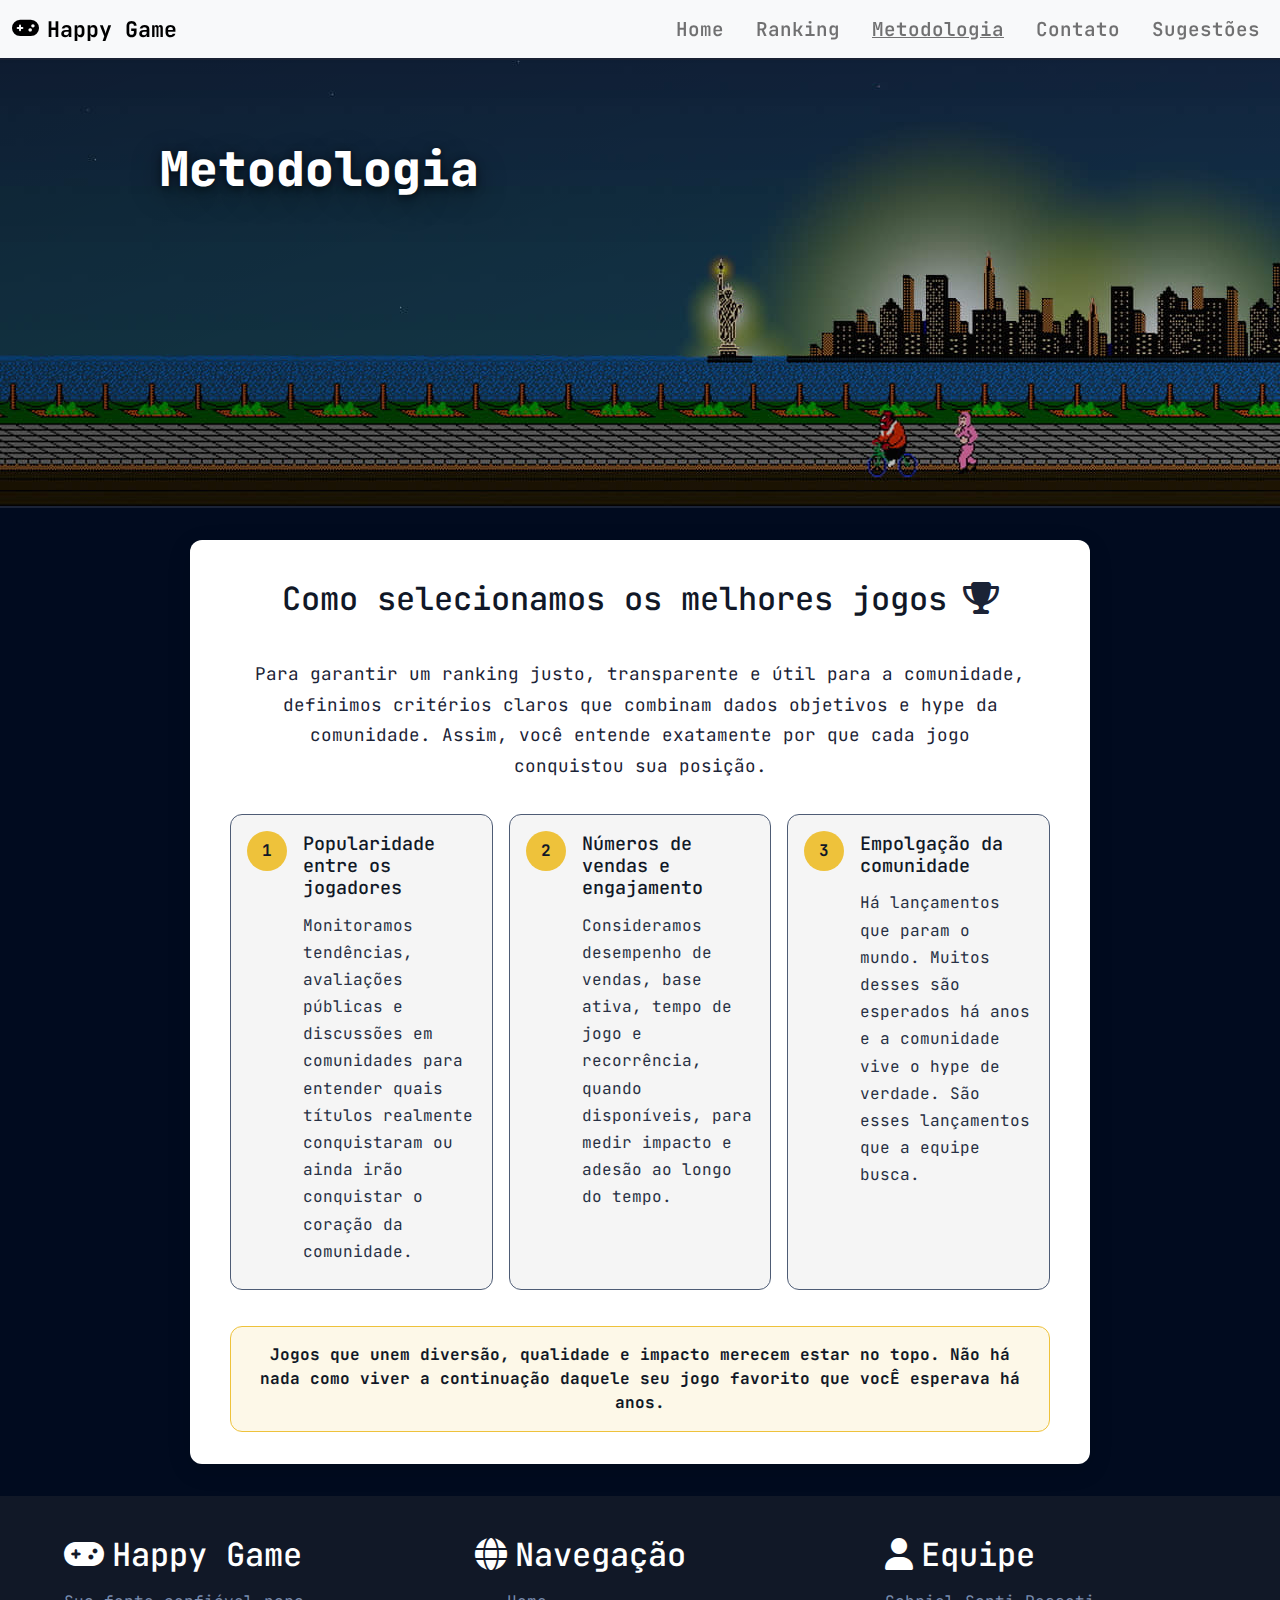
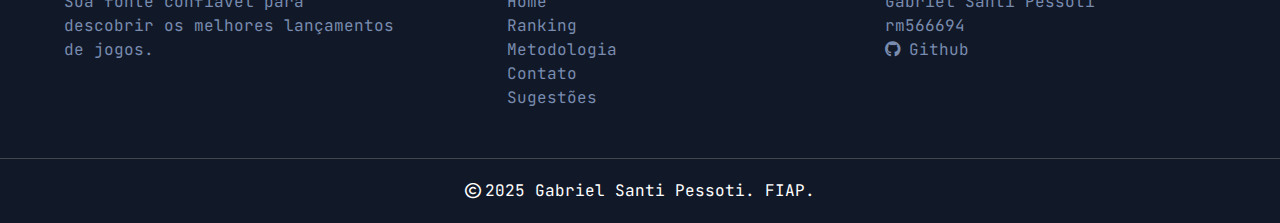
<file: Pages/metodologia.html>
<!DOCTYPE html>
<html lang="pt-BR">
<head>
    <meta charset="UTF-8">
    <meta name="viewport" content="width=device-width, initial-scale=1">
    <title>Critérios - Happy Game</title>

    <link rel="preconnect" href="https://fonts.googleapis.com">
    <link rel="preconnect" href="https://fonts.gstatic.com" crossorigin>
    <link href="https://fonts.googleapis.com/css2?family=JetBrains+Mono:ital,wght@0,100..800;1,100..800&display=swap"
          rel="stylesheet">

    <link rel="stylesheet" href="https://cdnjs.cloudflare.com/ajax/libs/font-awesome/6.4.0/css/all.min.css"
          crossorigin="anonymous" referrerpolicy="no-referrer">

    <link href="https://cdn.jsdelivr.net/npm/bootstrap@5.3.3/dist/css/bootstrap.min.css" rel="stylesheet"
          integrity="sha384-QWTKZyjpPEjISv5WaRU9OFeRpok6YctnYmDr5pNlyT2bRjXh0JMhjY6hW+ALEwIH" crossorigin="anonymous">

    <link rel="stylesheet" href="..\CSS\style.css">
    <link rel="stylesheet" href="..\CSS\metodologia.css">
</head>
<body>

<nav class="navbar navbar-expand-lg navbar-light bg-light sticky-top shadow-sm">
    <div class="container-fluid">
        <a class="navbar-brand fw-bold d-flex align-items-center" href="../index.html">
            <i class="fa-solid fa-gamepad me-2"></i>Happy Game
        </a>
        <button class="navbar-toggler" type="button" data-bs-toggle="collapse" data-bs-target="#navbarSupportedContent"
                aria-controls="navbarSupportedContent" aria-expanded="false" aria-label="Alternar navegação">
            <span class="navbar-toggler-icon"></span>
        </button>
        <div class="collapse navbar-collapse" id="navbarSupportedContent">
            <ul class="navbar-nav ms-auto mb-2 mb-lg-0">
                <li class="nav-item"><a class="nav-link" href="../index.html">Home</a></li>
                <li class="nav-item"><a class="nav-link" href="ranking.html">Ranking</a></li>
                <li class="nav-item"><a class="nav-link active" aria-current="page"
                                        href="metodologia.html">Metodologia</a></li>
                <li class="nav-item"><a class="nav-link" href="contato.html">Contato</a></li>
                <li class="nav-item"><a class="nav-link" href="sugestao.html">Sugestões</a></li>

            </ul>
        </div>
    </div>
</nav>

<main class="main">
    <div class="banner banner--ranking">
        <h1>Metodologia</h1>
    </div>

    <section class="conteudo">
        <h2>Como selecionamos os melhores jogos<i class="fa-solid fa-trophy"
                                                  style="margin-left: 1rem; color: var(--gray-800)"></i></h2>
        <p>
            Para garantir um ranking justo, transparente e útil para a comunidade, definimos critérios claros
            que combinam dados objetivos e hype da comunidade. Assim, você entende exatamente por que cada jogo
            conquistou sua posição.
        </p>

        <ol class="criterios">
            <li class="criterio__item">
                <div class="criterio__badge">1</div>
                <div class="criterio__conteudo">
                    <h3>Popularidade entre os jogadores</h3>
                    <p>
                        Monitoramos tendências, avaliações públicas e discussões em comunidades para entender
                        quais títulos realmente conquistaram ou ainda irão conquistar o coração da comunidade.
                    </p>
                </div>
            </li>

            <li class="criterio__item">
                <div class="criterio__badge">2</div>
                <div class="criterio__conteudo">
                    <h3>Números de vendas e engajamento</h3>
                    <p>
                        Consideramos desempenho de vendas, base ativa, tempo de jogo e recorrência, quando
                        disponíveis, para medir impacto e adesão ao longo do tempo.
                    </p>
                </div>
            </li>

            <li class="criterio__item">
                <div class="criterio__badge">3</div>
                <div class="criterio__conteudo">
                    <h3>Empolgação da comunidade</h3>
                    <p>
                        Há lançamentos que param o mundo. Muitos desses são esperados há anos e a comunidade vive o hype
                        de verdade. São esses lançamentos que a equipe busca.
                    </p>
                </div>
            </li>
        </ol>

        <div class="destaque">
            Jogos que unem diversão, qualidade e impacto merecem estar no topo. Não há nada como viver a continuação
            daquele seu jogo favorito que vocÊ esperava há anos.
        </div>
    </section>
</main>

<footer>
    <section class="footer">
        <div class="footer__conteudo">
            <div class="footer__conteudo__container">
                <h2>
                    <i class="fa-solid fa-gamepad" style="margin-right: 0.5rem"></i>Happy Game
                </h2>
                <span>
                    Sua fonte confiável para descobrir os melhores lançamentos de jogos. <br>
                </span>
            </div>

            <div class="footer__conteudo__container">
                <h2>
                    <i class="fa-solid fa-globe" style="margin-right: 0.5rem"></i>Navegação
                </h2>
                <ul>
                    <li><a href="../index.html">Home</a></li>
                    <li><a href="ranking.html">Ranking</a></li>
                    <li><a href="metodologia.html">Metodologia</a></li>
                    <li><a href="contato.html">Contato</a></li>
                    <li><a href="sugestao.html">Sugestões</a></li>
                </ul>
            </div>

            <div class="footer__conteudo__container">
                <h2>
                    <i class="fa-solid fa-user" style="margin-right: 0.5rem"></i>Equipe
                </h2>
                <span>
                    Gabriel Santi Pessoti<br>
                    rm566694<br>
                    <a href="https://www.github.com/gabrielpsanti" target="_blank"><i class="fa-brands fa-github"
                                                                                      style="margin-right: 0.5rem"></i>Github</a>
                </span>
            </div>
        </div>

        <hr>

        <div class="footer__rodape">
            <span><i class="fa-regular fa-copyright" style="margin-right: 0.3rem"></i>2025 Gabriel Santi Pessoti. FIAP.</span>
        </div>
    </section>
</footer>

<script src="https://cdn.jsdelivr.net/npm/bootstrap@5.3.3/dist/js/bootstrap.bundle.min.js"
        integrity="sha384-YvpcrYf0tY3lHB60NNkmXc5s9fDVZLESaAA55NDzOxhy9GkcIdslK1eN7N6jIeHz"
        crossorigin="anonymous"></script>
</body>
</html>
</file>
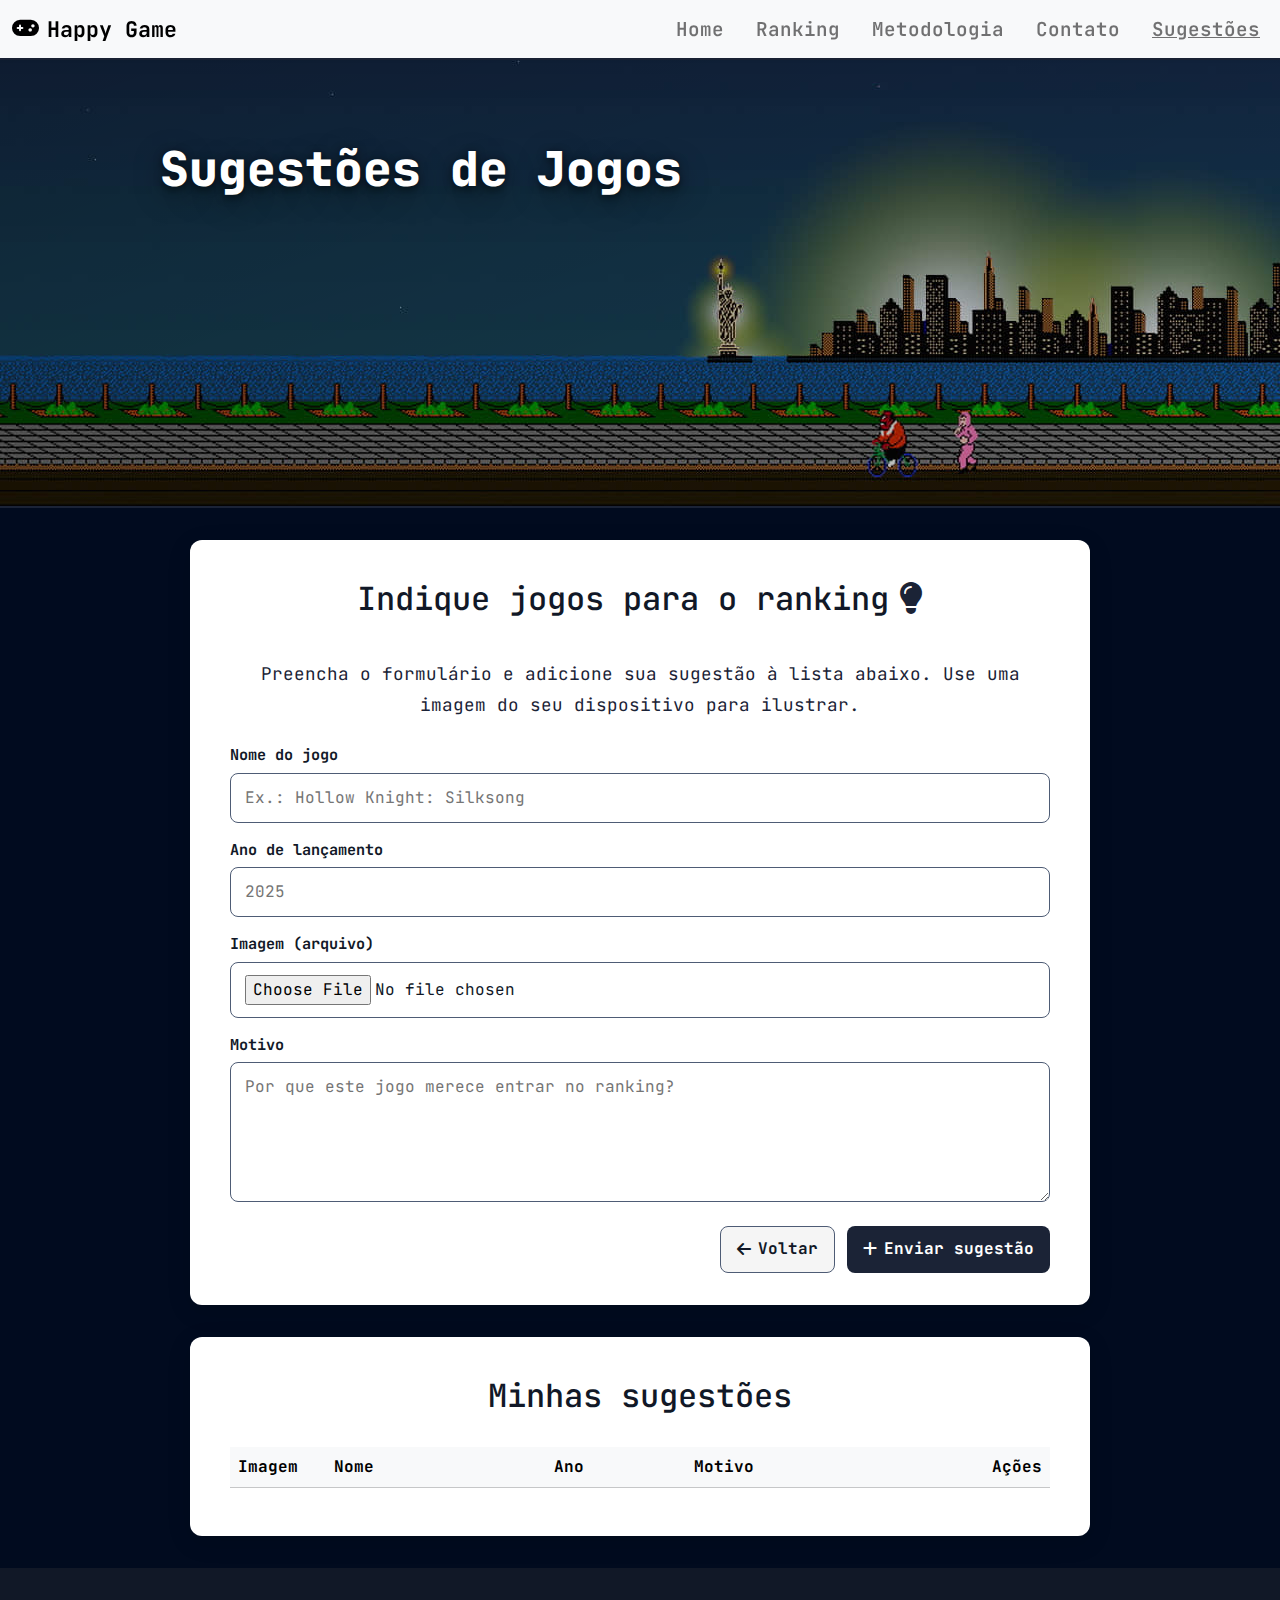
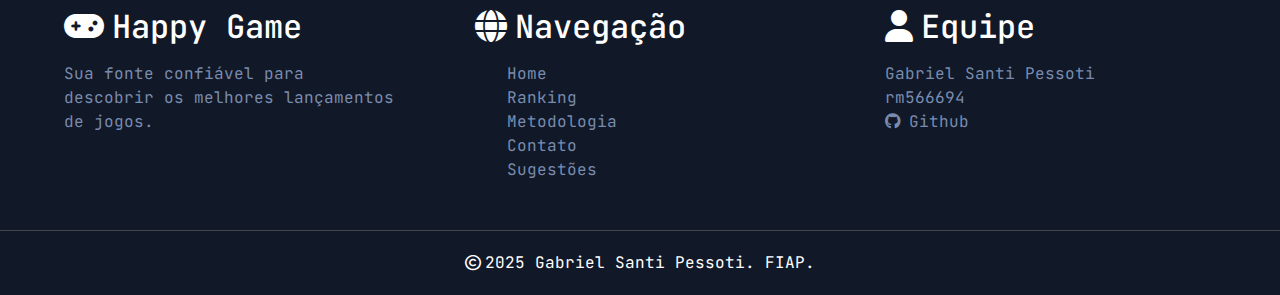
<file: Pages/sugestao.html>
<!DOCTYPE html>
<html lang="pt-BR">
<head>
    <meta charset="UTF-8">
    <meta name="viewport" content="width=device-width, initial-scale=1">
    <title>Sugestões de Jogos - Happy Game</title>

    <link rel="preconnect" href="https://fonts.googleapis.com">
    <link rel="preconnect" href="https://fonts.gstatic.com" crossorigin>
    <link href="https://fonts.googleapis.com/css2?family=JetBrains+Mono:ital,wght@0,100..800;1,100..800&display=swap" rel="stylesheet">

    <link rel="stylesheet" href="https://cdnjs.cloudflare.com/ajax/libs/font-awesome/6.4.0/css/all.min.css" crossorigin="anonymous" referrerpolicy="no-referrer">
    <link href="https://cdn.jsdelivr.net/npm/bootstrap@5.3.3/dist/css/bootstrap.min.css" rel="stylesheet" integrity="sha384-QWTKZyjpPEjISv5WaRU9OFeRpok6YctnYmDr5pNlyT2bRjXh0JMhjY6hW+ALEwIH" crossorigin="anonymous">

    <link rel="stylesheet" href="../CSS/style.css">
    <link rel="stylesheet" href="../CSS/contato.css">
</head>
<body>
<nav class="navbar navbar-expand-lg navbar-light bg-light sticky-top shadow-sm">
    <div class="container-fluid">
        <a class="navbar-brand fw-bold d-flex align-items-center" href="../index.html">
            <i class="fa-solid fa-gamepad me-2"></i>Happy Game
        </a>
        <button class="navbar-toggler" type="button" data-bs-toggle="collapse" data-bs-target="#navbarSupportedContent" aria-controls="navbarSupportedContent" aria-expanded="false" aria-label="Alternar navegação">
            <span class="navbar-toggler-icon"></span>
        </button>
        <div class="collapse navbar-collapse" id="navbarSupportedContent">
            <ul class="navbar-nav ms-auto mb-2 mb-lg-0">
                <li class="nav-item"><a class="nav-link" href="../index.html">Home</a></li>
                <li class="nav-item"><a class="nav-link" href="ranking.html">Ranking</a></li>
                <li class="nav-item"><a class="nav-link" href="metodologia.html">Metodologia</a></li>
                <li class="nav-item"><a class="nav-link" href="contato.html">Contato</a></li>
                <li class="nav-item"><a class="nav-link active" aria-current="page" href="sugestao.html">Sugestões</a></li>
            </ul>
        </div>
    </div>
</nav>

<main class="main">
    <div class="banner">
        <h1>Sugestões de Jogos</h1>
    </div>

    <section class="conteudo">
        <h2>Indique jogos para o ranking<i class="fa-solid fa-lightbulb" style="margin-left: 0.6rem; color: var(--gray-800)"></i></h2>
        <p>Preencha o formulário e adicione sua sugestão à lista abaixo. Use uma imagem do seu dispositivo para ilustrar.</p>

        <form id="formSugestao" class="contato" autocomplete="off">
            <div class="form__grupo">
                <label for="jogoNome" class="form__label">Nome do jogo</label>
                <input type="text" id="jogoNome" name="jogoNome" class="form__input" placeholder="Ex.: Hollow Knight: Silksong" required>
            </div>

            <div class="form__grupo">
                <label for="anoLancamento" class="form__label">Ano de lançamento</label>
                <input type="number" id="anoLancamento" name="anoLancamento" class="form__input" placeholder="2025" min="1000" max="3000" required>
            </div>

            <div class="form__grupo">
                <label for="imagemJogo" class="form__label">Imagem (arquivo)</label>
                <input type="file" id="imagemJogo" name="imagemJogo" class="form__input" accept="image/*" required>
            </div>

            <div class="form__grupo">
                <label for="motivo" class="form__label">Motivo</label>
                <textarea id="motivo" name="motivo" class="form__textarea" placeholder="Por que este jogo merece entrar no ranking?" required></textarea>
            </div>

            <div class="form__acoes">
                <a class="btn botao-voltar" href="../index.html"><i class="fa-solid fa-arrow-left"></i>Voltar</a>
                <button type="submit" class="btn botao-acao"><i class="fa-solid fa-plus"></i>Enviar sugestão</button>
            </div>
        </form>
    </section>

    <section class="conteudo">
        <h2>Minhas sugestões</h2>
        <div class="table-responsive">
            <table class="table table-striped table-hover align-middle text-dark" id="tabelaSugestoes">
                <thead class="table-light">
                <tr>
                    <th style="width: 96px;">Imagem</th>
                    <th>Nome</th>
                    <th style="width: 140px;">Ano</th>
                    <th>Motivo</th>
                    <th style="width: 64px;">Ações</th>
                </tr>
                </thead>
                <tbody>

                </tbody>
            </table>
        </div>
    </section>
</main>

<footer>
    <section class="footer">
        <div class="footer__conteudo">
            <div class="footer__conteudo__container">
                <h2><i class="fa-solid fa-gamepad" style="margin-right: 0.5rem"></i>Happy Game</h2>
                <span>Sua fonte confiável para descobrir os melhores lançamentos de jogos. <br></span>
            </div>

            <div class="footer__conteudo__container">
                <h2><i class="fa-solid fa-globe" style="margin-right: 0.5rem"></i>Navegação</h2>
                <ul>
                    <li><a href="../index.html">Home</a></li>
                    <li><a href="ranking.html">Ranking</a></li>
                    <li><a href="metodologia.html">Metodologia</a></li>
                    <li><a href="contato.html">Contato</a></li>
                    <li><a href="sugestao.html">Sugestões</a></li>
                </ul>
            </div>

            <div class="footer__conteudo__container">
                <h2><i class="fa-solid fa-user" style="margin-right: 0.5rem"></i>Equipe</h2>
                <span>
          Gabriel Santi Pessoti<br>
          rm566694<br>
          <a href="https://www.github.com/gabrielpsanti" target="_blank"><i class="fa-brands fa-github" style="margin-right: 0.5rem"></i>Github</a>
        </span>
            </div>
        </div>

        <hr>

        <div class="footer__rodape">
            <span><i class="fa-regular fa-copyright" style="margin-right: 0.3rem"></i>2025 Gabriel Santi Pessoti. FIAP.</span>
        </div>
    </section>
</footer>

<script src="https://cdn.jsdelivr.net/npm/bootstrap@5.3.3/dist/js/bootstrap.bundle.min.js" integrity="sha384-YvpcrYf0tY3lHB60NNkmXc5s9fDVZLESaAA55NDzOxhy9GkcIdslK1eN7N6jIeHz" crossorigin="anonymous"></script>
<script src="../JS/sugestao.js" defer></script>
</body>
</html>
</file>
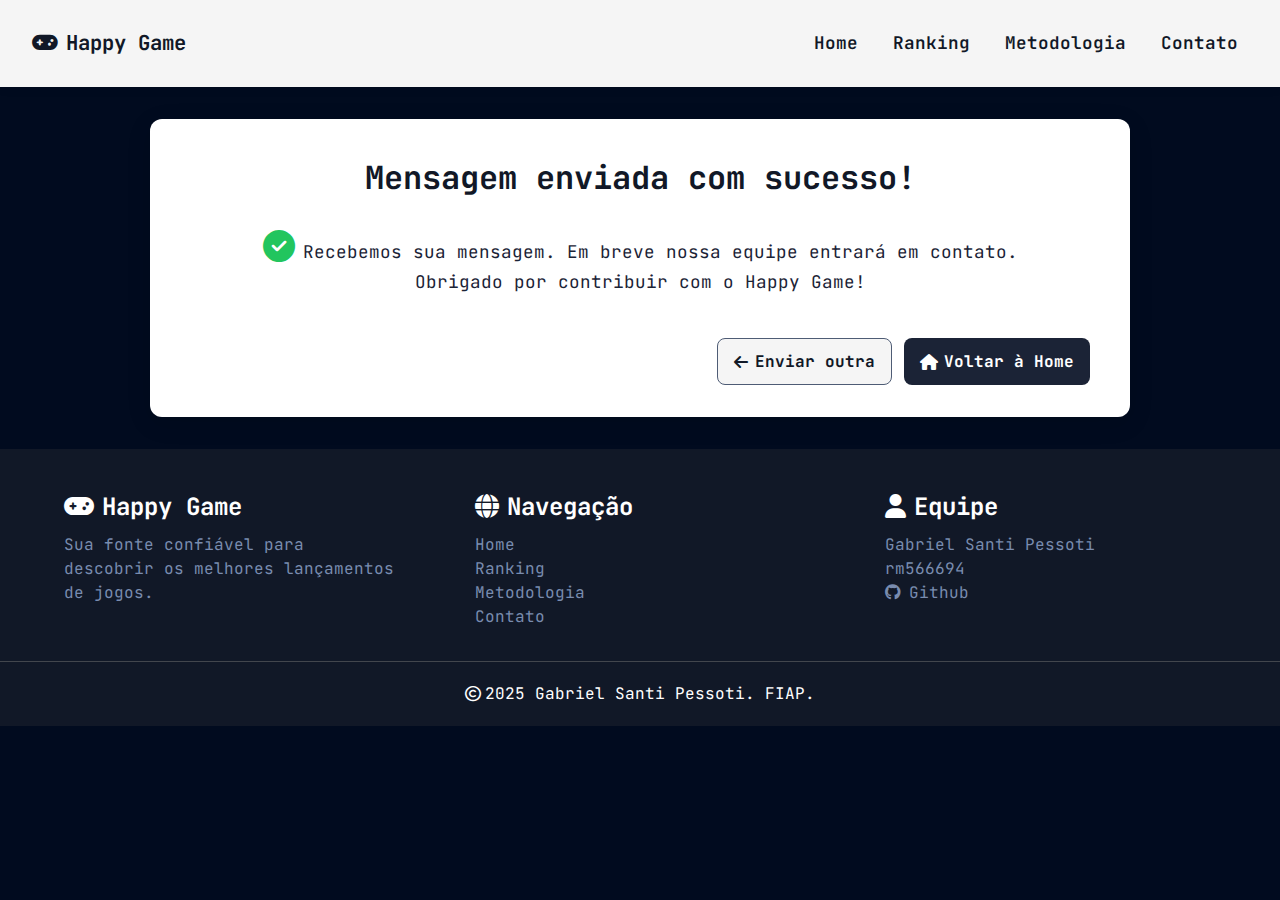
<file: v1/Pages/contato-sucesso.html>
<!DOCTYPE html>
<html lang="pt-BR">
<head>
    <meta charset="UTF-8">
    <meta name="viewport" content="width=device-width, initial-scale=1.0">
    <title>Mensagem enviada - Happy Game</title>

    <link rel="preconnect" href="https://fonts.googleapis.com">
    <link rel="preconnect" href="https://fonts.gstatic.com" crossorigin>
    <link href="https://fonts.googleapis.com/css2?family=JetBrains+Mono:ital,wght@0,100..800;1,100..800&display=swap" rel="stylesheet">

    <link rel="stylesheet" href="https://cdnjs.cloudflare.com/ajax/libs/font-awesome/6.4.0/css/all.min.css" crossorigin="anonymous" referrerpolicy="no-referrer">

    <link rel="stylesheet" href="..\CSS\style.css">
    <link rel="stylesheet" href="..\CSS\contato.css">
</head>
<body>
<header class="header">
    <section class="conteudo-header">
        <div>
            <a href="../index.html"><h3><i class="fa-solid fa-gamepad" style="margin-right: 0.5rem"></i>Happy Game</h3></a>
        </div>
        <div class="navegacao">
            <a href="../index.html">Home</a>
            <a href="ranking.html">Ranking</a>
            <a href="metodologia.html">Metodologia</a>
            <a href="contato.html">Contato</a>
        </div>
    </section>
</header>

<main class="main">
    <section class="conteudo">
        <h2>Mensagem enviada com sucesso!</h2>
        <p class="sucesso__mensagem"><i class="fa-solid fa-circle-check sucesso__icone" style="margin-right: 0.5rem"></i>Recebemos sua mensagem. Em breve nossa equipe entrará em contato. Obrigado por contribuir com o Happy Game!</p>

        <div class="form__acoes" style="margin-top: 1rem;">
            <a class="btn botao-voltar" href="contato.html"><i class="fa-solid fa-arrow-left"></i>Enviar outra</a>
            <a class="btn botao-acao" href="../index.html"><i class="fa-solid fa-house"></i>Voltar à Home</a>
        </div>
    </section>
</main>

<footer>
    <section class="footer">
        <div class="footer__conteudo">
            <div class="footer__conteudo__container">
                <h2>
                    <i class="fa-solid fa-gamepad" style="margin-right: 0.5rem"></i>Happy Game
                </h2>
                <span>
                    Sua fonte confiável para descobrir os melhores lançamentos de jogos. <br>
                </span>
            </div>

            <div class="footer__conteudo__container">
                <h2>
                    <i class="fa-solid fa-globe" style="margin-right: 0.5rem"></i>Navegação
                </h2>
                <ul>
                    <li><a href="../index.html">Home</a></li>
                    <li><a href="ranking.html">Ranking</a></li>
                    <li><a href="metodologia.html">Metodologia</a></li>
                    <li><a href="contato.html">Contato</a></li>
                </ul>
            </div>

            <div class="footer__conteudo__container">
                <h2>
                    <i class="fa-solid fa-user" style="margin-right: 0.5rem"></i>Equipe
                </h2>
                <span>
                    Gabriel Santi Pessoti<br>
                    rm566694<br>
                    <a href="https://www.github.com/gabrielpsanti" target="_blank"><i class="fa-brands fa-github" style="margin-right: 0.5rem"></i>Github</a>
                </span>
            </div>
        </div>

        <hr>

        <div class="footer__rodape">
            <span><i class="fa-regular fa-copyright" style="margin-right: 0.3rem"></i>2025 Gabriel Santi Pessoti. FIAP.</span>
        </div>
    </section>
</footer>
</body>
</html>
</file>
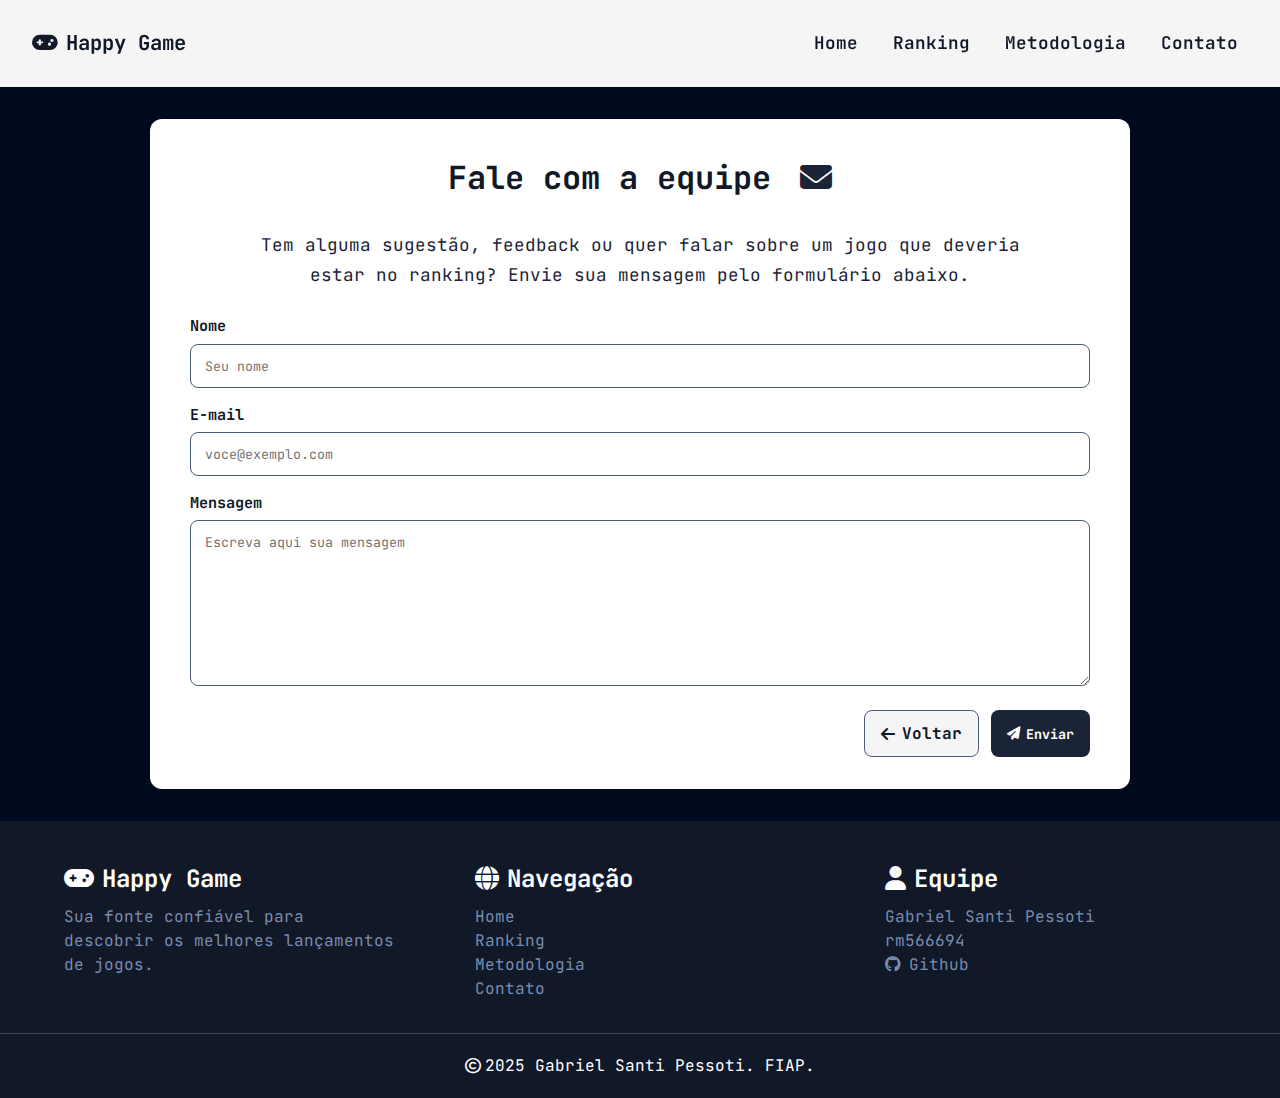
<file: v1/Pages/contato.html>
<!DOCTYPE html>
<html lang="pt-BR">
<head>
    <meta charset="UTF-8">
    <meta name="viewport" content="width=device-width, initial-scale=1.0">
    <title>Contato - Happy Game</title>

    <link rel="preconnect" href="https://fonts.googleapis.com">
    <link rel="preconnect" href="https://fonts.gstatic.com" crossorigin>
    <link href="https://fonts.googleapis.com/css2?family=JetBrains+Mono:ital,wght@0,100..800;1,100..800&display=swap" rel="stylesheet">

    <link rel="stylesheet" href="https://cdnjs.cloudflare.com/ajax/libs/font-awesome/6.4.0/css/all.min.css" crossorigin="anonymous" referrerpolicy="no-referrer">

    <link rel="stylesheet" href="..\CSS\style.css">
    <link rel="stylesheet" href="..\CSS\contato.css">
</head>
<body>
<header class="header">
    <section class="conteudo-header">
        <div>
            <a href="../index.html"><h3><i class="fa-solid fa-gamepad" style="margin-right: 0.5rem"></i>Happy Game</h3></a>
        </div>
        <div class="navegacao">
            <a href="../index.html">Home</a>
            <a href="ranking.html">Ranking</a>
            <a href="metodologia.html">Metodologia</a>
            <a href="contato.html">Contato</a>
        </div>
    </section>
</header>

<main class="main">
    <section class="conteudo">
        <h2>Fale com a equipe <i class="fa-solid fa-envelope" style="margin-left: 0.6rem; color: var(--gray-800)"></i></h2>
        <p>Tem alguma sugestão, feedback ou quer falar sobre um jogo que deveria estar no ranking? Envie sua mensagem pelo formulário abaixo.</p>

        <form class="contato" action="contato-sucesso.html" method="get">
            <div class="form__grupo">
                <label for="nome" class="form__label">Nome</label>
                <input type="text" id="nome" name="nome" class="form__input" placeholder="Seu nome" required>
            </div>

            <div class="form__grupo">
                <label for="email" class="form__label">E-mail</label>
                <input type="email" id="email" name="email" class="form__input" placeholder="voce@exemplo.com" required>
            </div>

            <div class="form__grupo">
                <label for="mensagem" class="form__label">Mensagem</label>
                <textarea id="mensagem" name="mensagem" class="form__textarea" placeholder="Escreva aqui sua mensagem" required></textarea>
            </div>

            <div class="form__acoes">
                <a class="btn botao-voltar" href="../index.html"><i class="fa-solid fa-arrow-left"></i>Voltar</a>
                <button type="submit" class="btn botao-acao"><i class="fa-solid fa-paper-plane"></i>Enviar</button>
            </div>
        </form>
    </section>
</main>

<footer>
    <section class="footer">
        <div class="footer__conteudo">
            <div class="footer__conteudo__container">
                <h2>
                    <i class="fa-solid fa-gamepad" style="margin-right: 0.5rem"></i>Happy Game
                </h2>
                <span>
                    Sua fonte confiável para descobrir os melhores lançamentos de jogos. <br>
                </span>
            </div>

            <div class="footer__conteudo__container">
                <h2>
                    <i class="fa-solid fa-globe" style="margin-right: 0.5rem"></i>Navegação
                </h2>
                <ul>
                    <li><a href="../index.html">Home</a></li>
                    <li><a href="ranking.html">Ranking</a></li>
                    <li><a href="metodologia.html">Metodologia</a></li>
                    <li><a href="contato.html">Contato</a></li>
                </ul>
            </div>

            <div class="footer__conteudo__container">
                <h2>
                    <i class="fa-solid fa-user" style="margin-right: 0.5rem"></i>Equipe
                </h2>
                <span>
                    Gabriel Santi Pessoti<br>
                    rm566694<br>
                    <a href="https://www.github.com/gabrielpsanti" target="_blank"><i class="fa-brands fa-github" style="margin-right: 0.5rem"></i>Github</a>
                </span>
            </div>
        </div>

        <hr>

        <div class="footer__rodape">
            <span><i class="fa-regular fa-copyright" style="margin-right: 0.3rem"></i>2025 Gabriel Santi Pessoti. FIAP.</span>
        </div>
    </section>
</footer>
</body>
</html>
</file>
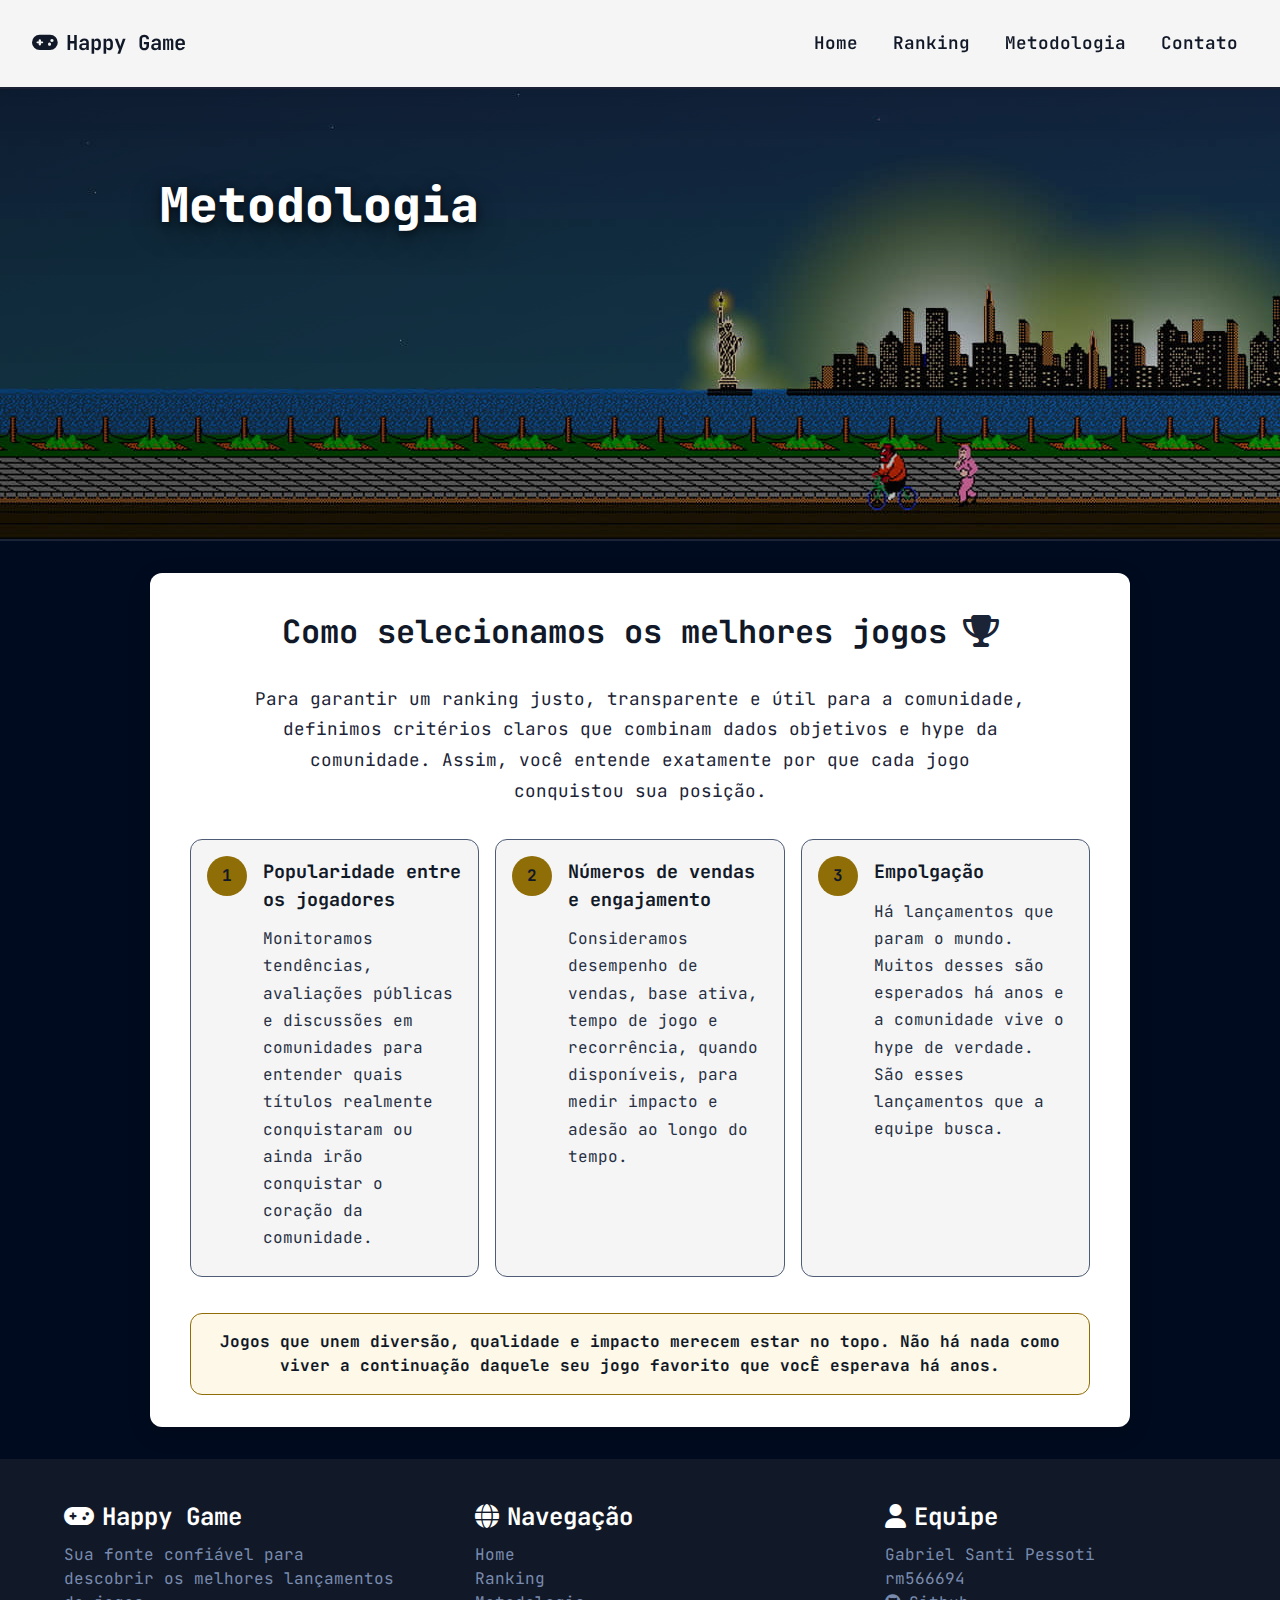
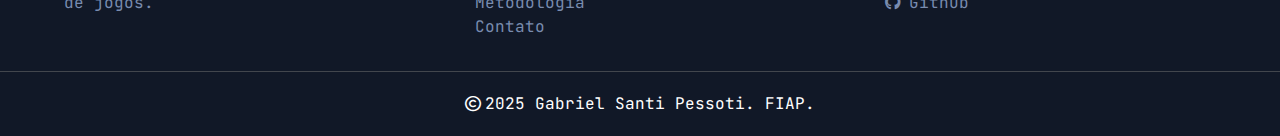
<file: v1/Pages/metodologia.html>
<!DOCTYPE html>
<html lang="pt-BR">
<head>
    <meta charset="UTF-8">
    <meta name="viewport" content="width=device-width, initial-scale=1.0">
    <title>Critérios - Happy Game</title>

    <link rel="preconnect" href="https://fonts.googleapis.com">
    <link rel="preconnect" href="https://fonts.gstatic.com" crossorigin>
    <link href="https://fonts.googleapis.com/css2?family=JetBrains+Mono:ital,wght@0,100..800;1,100..800&display=swap"
          rel="stylesheet">

    <link rel="stylesheet" href="https://cdnjs.cloudflare.com/ajax/libs/font-awesome/6.4.0/css/all.min.css"
          crossorigin="anonymous" referrerpolicy="no-referrer">

    <link rel="stylesheet" href="..\CSS\style.css">
    <link rel="stylesheet" href="..\CSS\metodologia.css">
</head>
<body>
<header class="header">
    <section class="conteudo-header">
        <div>
            <a href="../index.html"><h3><i class="fa-solid fa-gamepad" style="margin-right: 0.5rem"></i>Happy Game</h3></a>
        </div>
        <div class="navegacao">
            <a href="../index.html">Home</a>
            <a href="ranking.html">Ranking</a>
            <a href="metodologia.html">Metodologia</a>
            <a href="contato.html">Contato</a>
        </div>
    </section>
</header>

<main class="main">
    <div class="banner banner--ranking">
        <h1>Metodologia</h1>
    </div>

    <section class="conteudo">
        <h2>Como selecionamos os melhores jogos<i class="fa-solid fa-trophy" style="margin-left: 1rem; color: var(--gray-800)"></i></h2>
        <p>
            Para garantir um ranking justo, transparente e útil para a comunidade, definimos critérios claros
            que combinam dados objetivos e hype da comunidade. Assim, você entende exatamente por que cada jogo
            conquistou sua posição.
        </p>

        <ol class="criterios">
            <li class="criterio__item">
                <div class="criterio__badge">1</div>
                <div class="criterio__conteudo">
                    <h3>Popularidade entre os jogadores</h3>
                    <p>
                        Monitoramos tendências, avaliações públicas e discussões em comunidades para entender
                        quais títulos realmente conquistaram ou ainda irão conquistar o coração da comunidade.
                    </p>
                </div>
            </li>

            <li class="criterio__item">
                <div class="criterio__badge">2</div>
                <div class="criterio__conteudo">
                    <h3>Números de vendas e engajamento</h3>
                    <p>
                        Consideramos desempenho de vendas, base ativa, tempo de jogo e recorrência, quando
                        disponíveis, para medir impacto e adesão ao longo do tempo.
                    </p>
                </div>
            </li>

            <li class="criterio__item">
                <div class="criterio__badge">3</div>
                <div class="criterio__conteudo">
                    <h3>Empolgação</h3>
                    <p>
                        Há lançamentos que param o mundo. Muitos desses são esperados há anos e a comunidade vive o hype de verdade. São esses lançamentos que a equipe busca.
                    </p>
                </div>
            </li>
        </ol>

        <div class="destaque">
            Jogos que unem diversão, qualidade e impacto merecem estar no topo. Não há nada como viver a continuação daquele seu jogo favorito que vocÊ esperava há anos.
        </div>
    </section>
</main>

<footer>
    <section class="footer">
        <div class="footer__conteudo">
            <div class="footer__conteudo__container">
                <h2>
                    <i class="fa-solid fa-gamepad" style="margin-right: 0.5rem"></i>Happy Game
                </h2>
                <span>
                    Sua fonte confiável para descobrir os melhores lançamentos de jogos. <br>
                </span>
            </div>

            <div class="footer__conteudo__container">
                <h2>
                    <i class="fa-solid fa-globe" style="margin-right: 0.5rem"></i>Navegação
                </h2>
                <ul>
                    <li><a href="../index.html">Home</a></li>
                    <li><a href="ranking.html">Ranking</a></li>
                    <li><a href="Pages/metodologia.html">Metodologia</a></li>
                    <li><a href="contato.html">Contato</a></li>
                </ul>
            </div>

            <div class="footer__conteudo__container">
                <h2>
                    <i class="fa-solid fa-user" style="margin-right: 0.5rem"></i>Equipe
                </h2>
                <span>
                    Gabriel Santi Pessoti<br>
                    rm566694<br>
                    <a href="https://www.github.com/gabrielpsanti" target="_blank"><i class="fa-brands fa-github" style="margin-right: 0.5rem"></i>Github</a>
                </span>
            </div>
        </div>

        <hr>

        <div class="footer__rodape">
            <span><i class="fa-regular fa-copyright" style="margin-right: 0.3rem"></i>2025 Gabriel Santi Pessoti. FIAP.</span>
        </div>
    </section>
</footer>
</body>
</html>
</file>
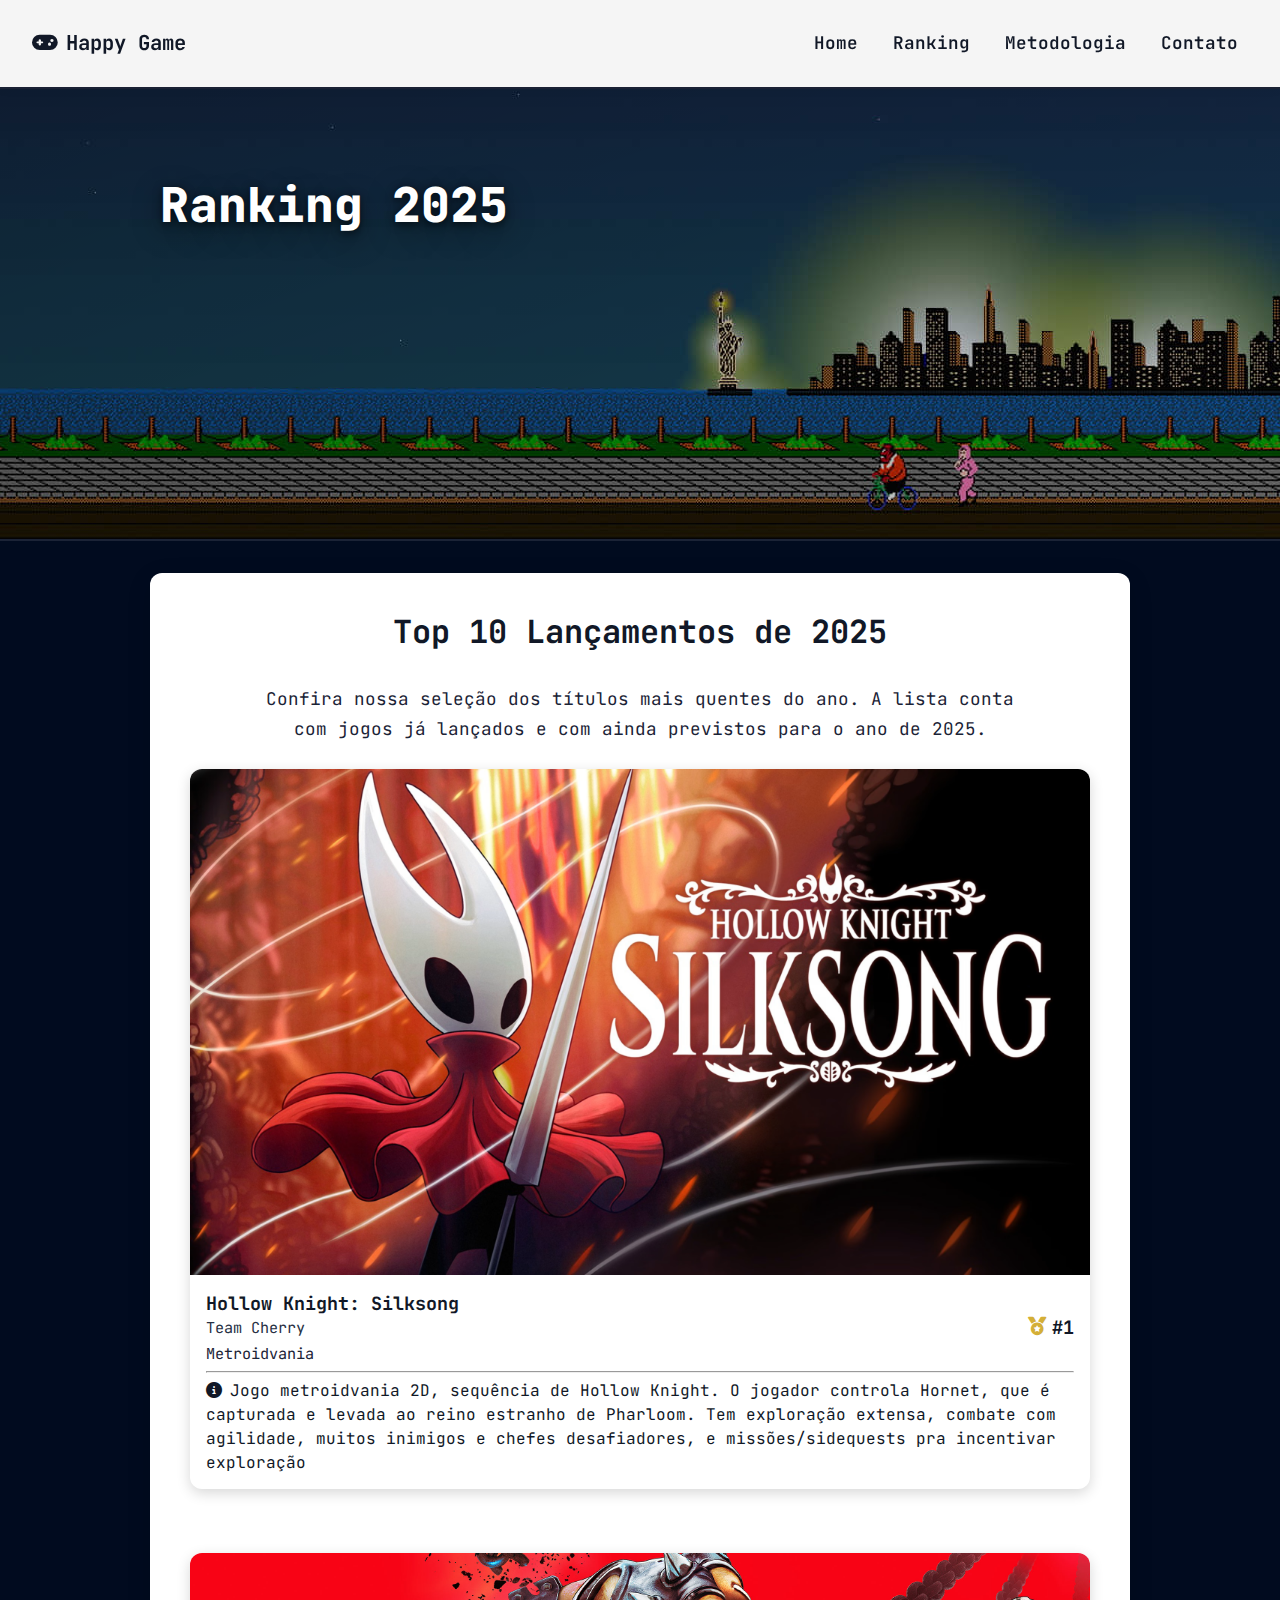
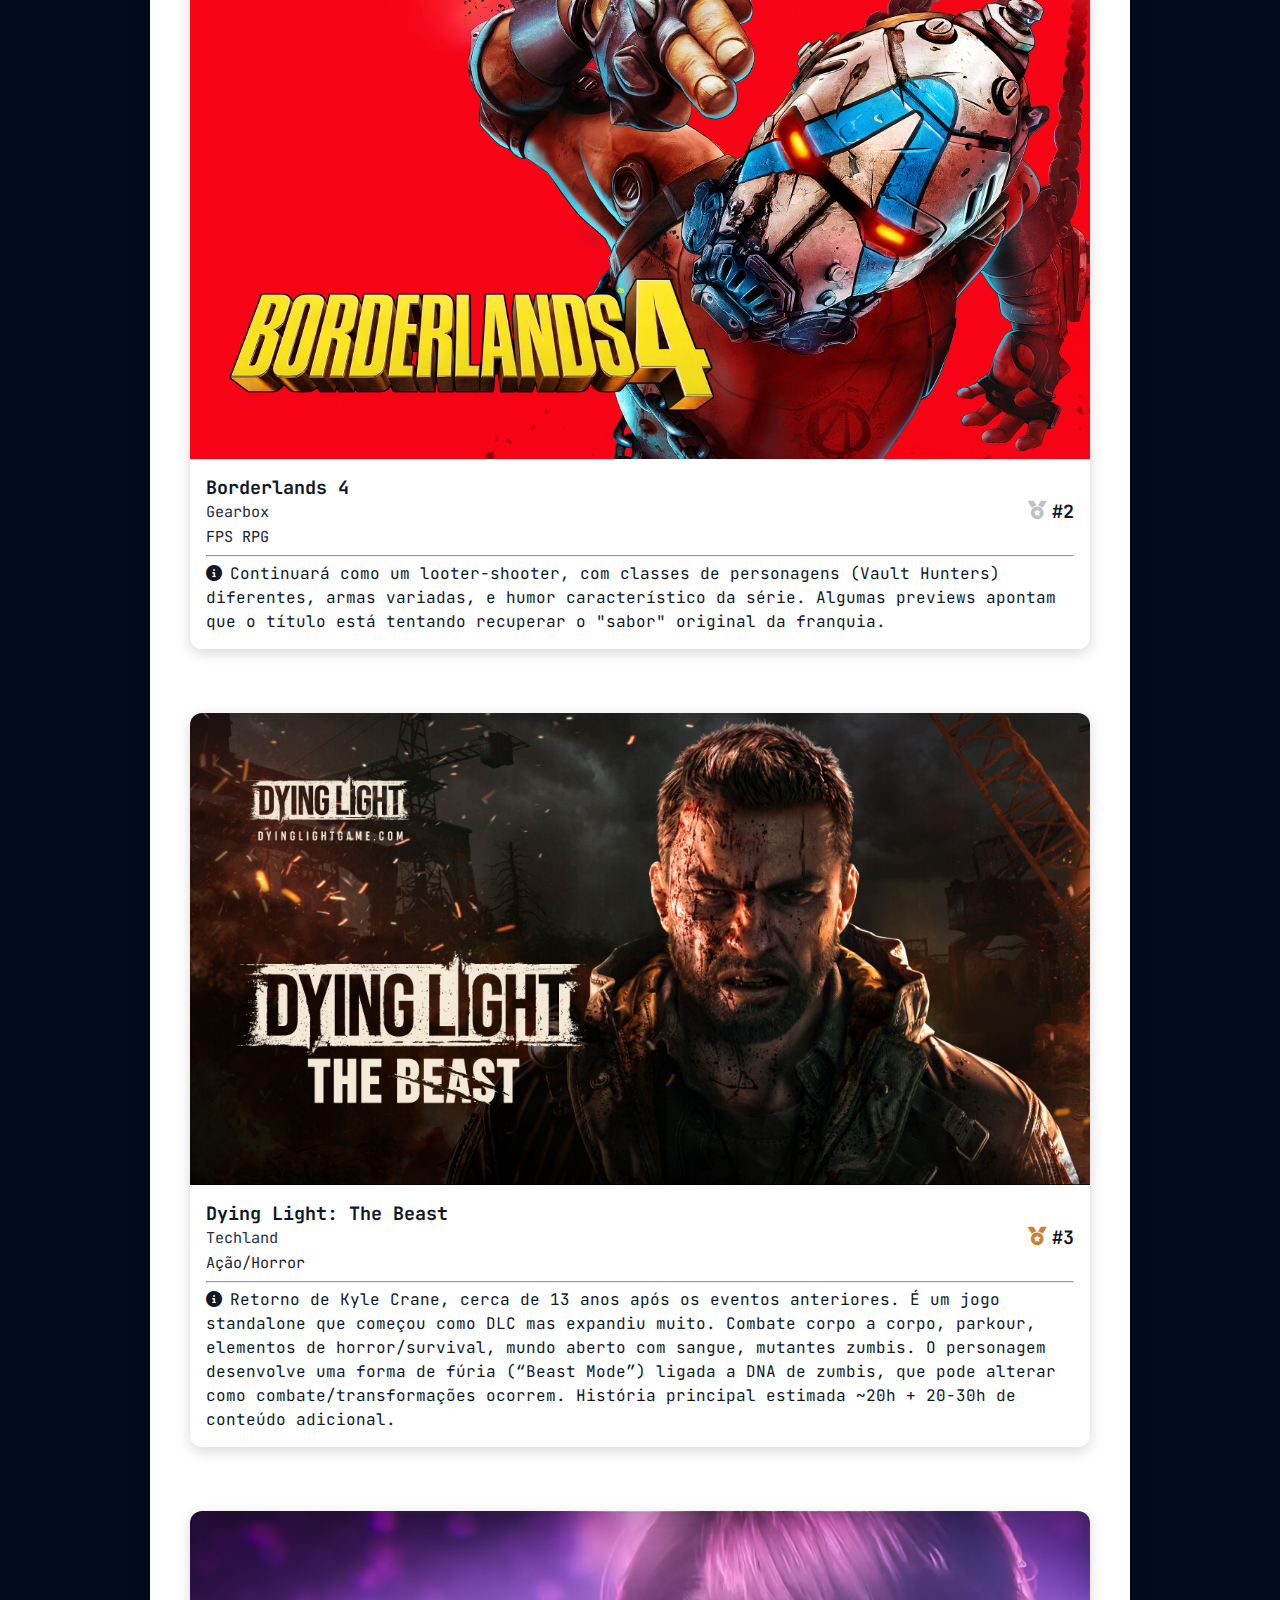
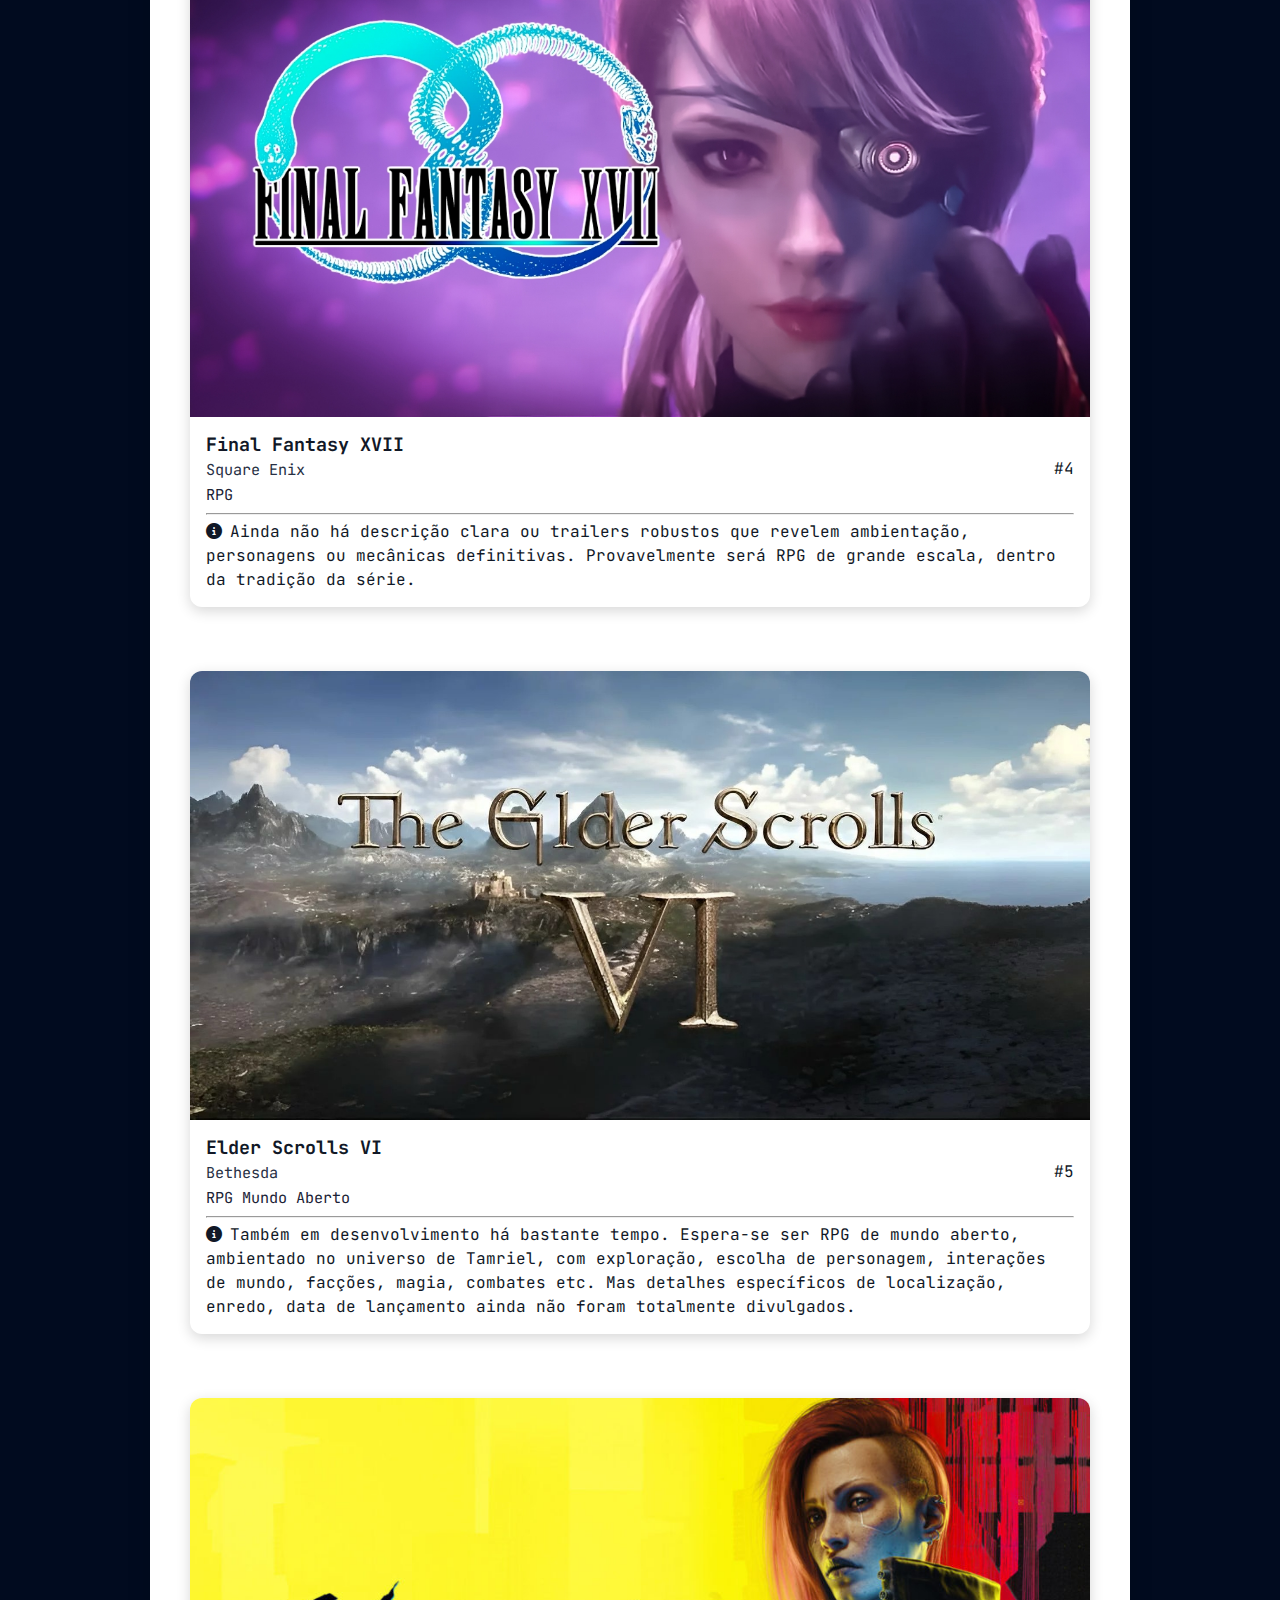
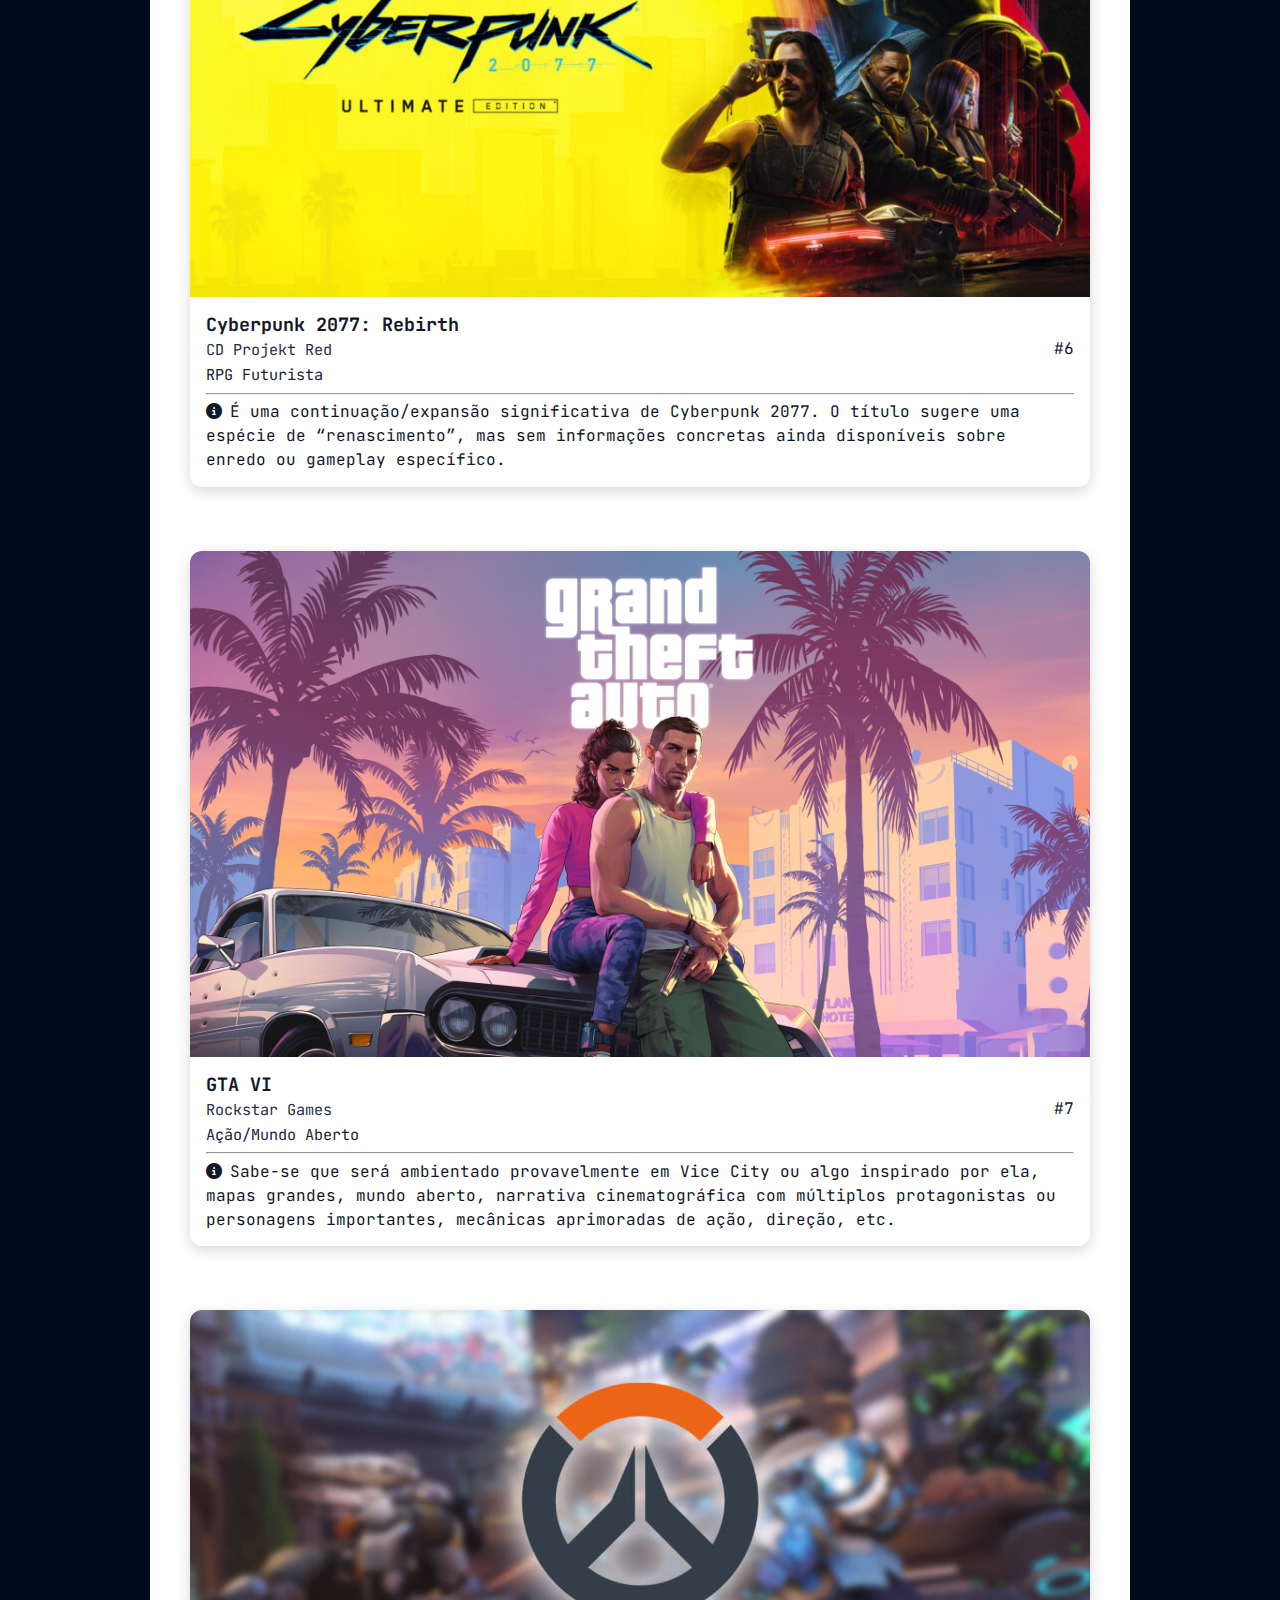
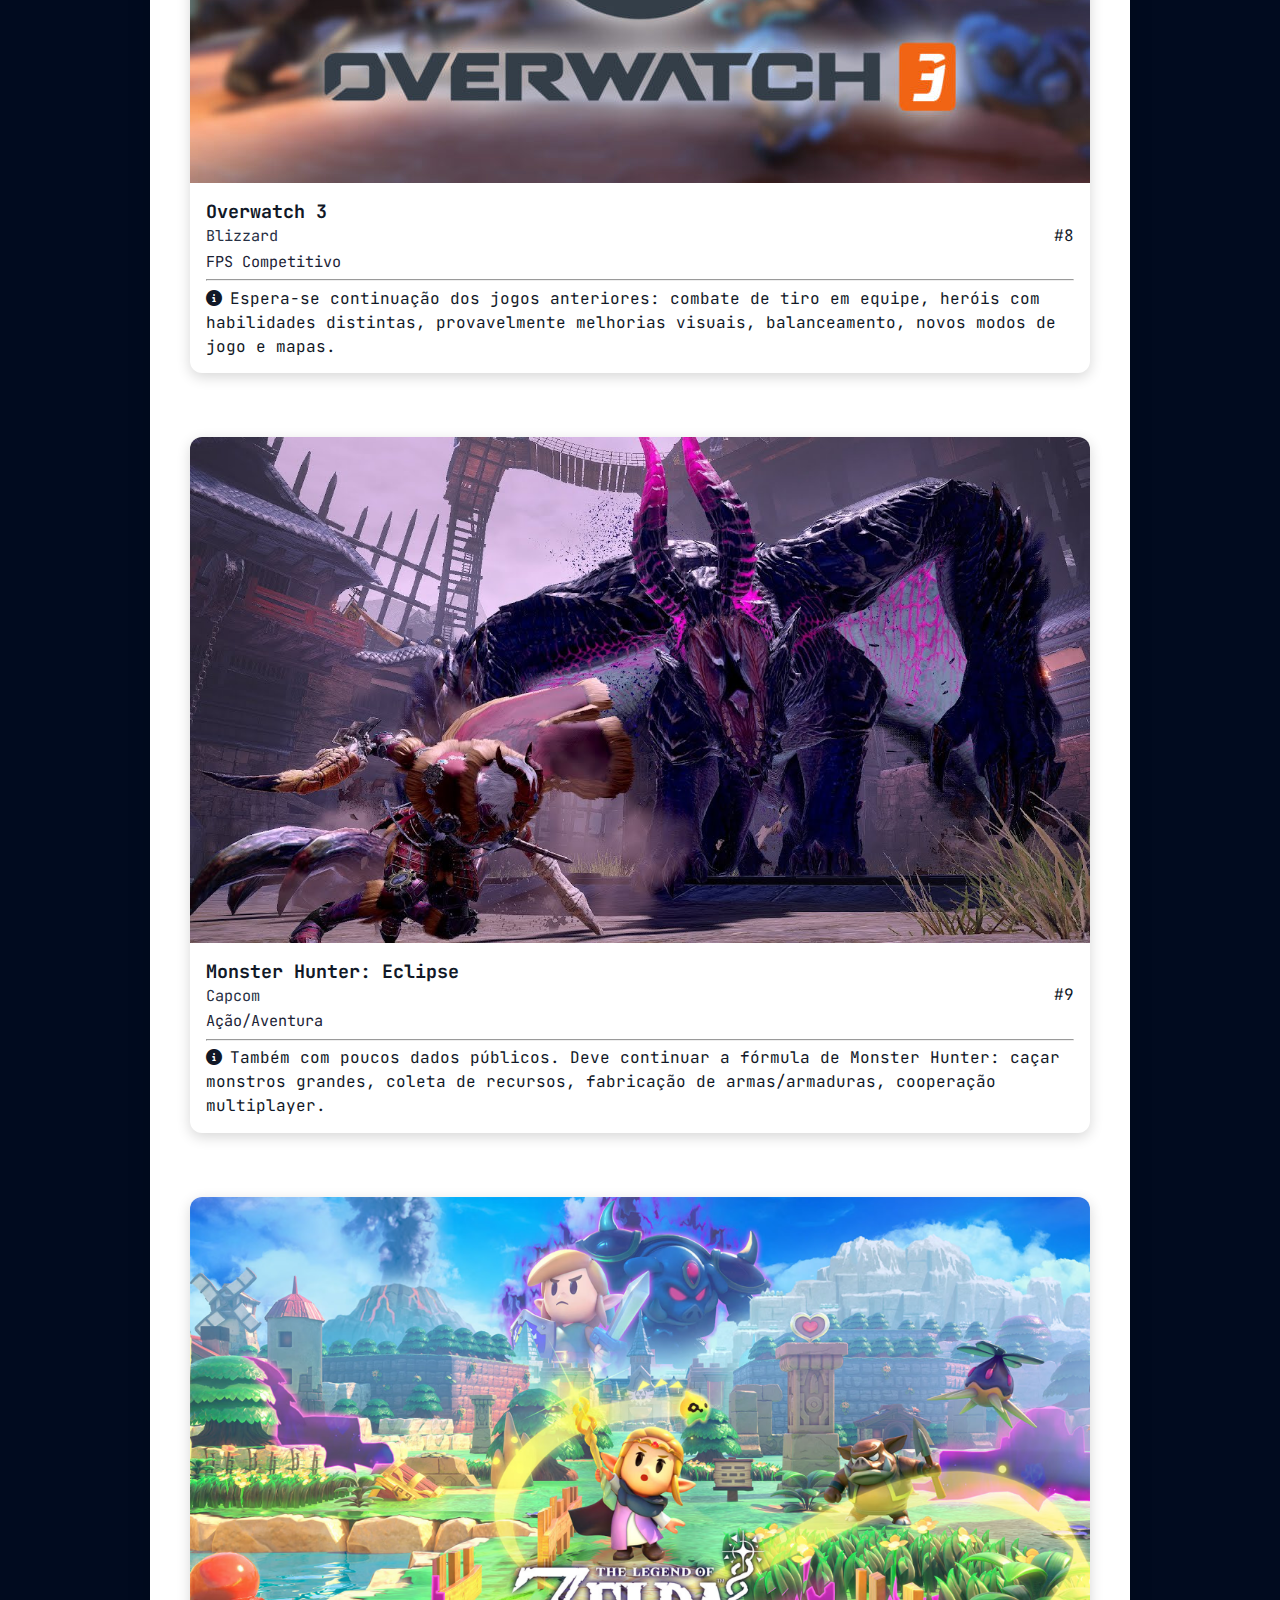
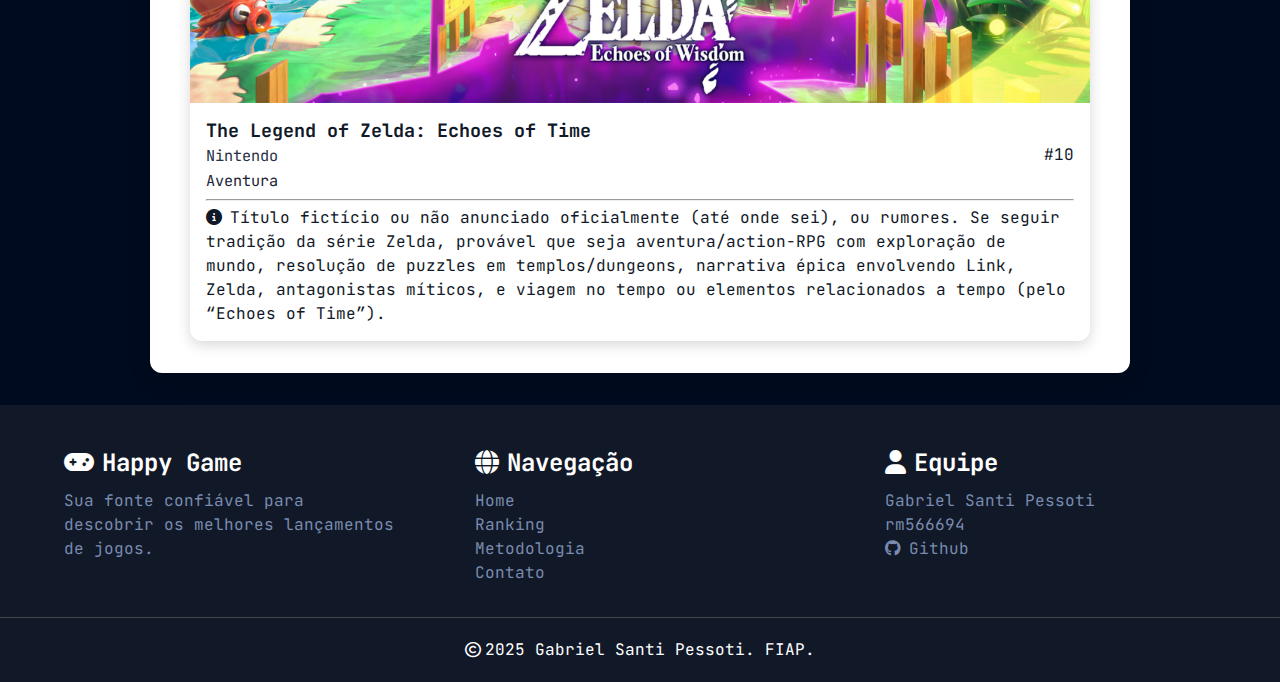
<file: v1/Pages/ranking.html>
<!DOCTYPE html>
<html lang="pt-BR">
<head>
    <meta charset="UTF-8">
    <meta name="viewport" content="width=device-width, initial-scale=1.0">
    <title>Ranking Lançamentos 2025 - Happy Game</title>

    <link rel="preconnect" href="https://fonts.googleapis.com">
    <link rel="preconnect" href="https://fonts.gstatic.com" crossorigin>
    <link href="https://fonts.googleapis.com/css2?family=JetBrains+Mono:ital,wght@0,100..800;1,100..800&display=swap" rel="stylesheet">

    <link rel="stylesheet" href="https://cdnjs.cloudflare.com/ajax/libs/font-awesome/6.4.0/css/all.min.css" crossorigin="anonymous" referrerpolicy="no-referrer">

    <link rel="stylesheet" href="..\CSS\style.css">
    <link rel="stylesheet" href="..\CSS\ranking.css">
</head>
<body>
<header class="header">
    <section class="conteudo-header">
        <div>
            <a href="../index.html"><h3><i class="fa-solid fa-gamepad" style="margin-right: 0.5rem"></i>Happy Game</h3></a>
        </div>
        <div class="navegacao">
            <a href="../index.html">Home</a>
            <a href="ranking.html">Ranking</a>
            <a href="metodologia.html">Metodologia</a>
            <a href="contato.html">Contato</a>
        </div>
    </section>
</header>

<main class="main">
    <div class="banner banner--ranking">
        <h1>Ranking 2025</h1>
    </div>

    <section class="conteudo conteudo__ranking">
        <h2>Top 10 Lançamentos de 2025</h2>
        <p>Confira nossa seleção dos títulos mais quentes do ano. A lista conta com jogos já lançados e com ainda previstos para o ano de 2025.</p>

        <div class="cards">
            <section class="card">
                <div class="card__img"><img src="../Images/silksong2.jpg" alt="Hollow Knight: Silksong"></div>
                <div class="card__body">
                    <div class="card__meta">
                        <div class="card__info">
                            <h3 class="card__titulo">Hollow Knight: Silksong</h3>
                            <div class="card__publisher">Team Cherry</div>
                            <div class="card__genero">Metroidvania</div>
                        </div>
                        <div class="card__posicao top1"><i class="fa-solid fa-medal"></i>#1</div>
                    </div>
                    <hr>
                    <div class="card__detalhes">
                        <span><i class="fa-solid fa-circle-info" style="margin-right: 0.5rem"></i>Jogo metroidvania 2D, sequência de Hollow Knight. O jogador controla Hornet, que é capturada e levada ao reino estranho de Pharloom. Tem exploração extensa, combate com agilidade, muitos inimigos e chefes desafiadores, e missões/sidequests pra incentivar exploração</span>
                    </div>
                </div>
            </section>

            <section class="card">
                <div class="card__img"><img src="../Images/borderlands2.jpg" alt="Borderlands 4"></div>
                <div class="card__body">
                    <div class="card__meta">
                        <div class="card__info">
                            <h3 class="card__titulo">Borderlands 4</h3>
                            <div class="card__publisher">Gearbox</div>
                            <div class="card__genero">FPS RPG</div>
                        </div>
                        <div class="card__posicao top2"><i class="fa-solid fa-medal"></i>#2</div>
                    </div>
                    <hr>
                    <div class="card__detalhes">
                        <span><i class="fa-solid fa-circle-info" style="margin-right: 0.5rem"></i>Continuará como um looter-shooter, com classes de personagens (Vault Hunters) diferentes, armas variadas, e humor característico da série. Algumas previews apontam que o título está tentando recuperar o "sabor" original da franquia.</span>
                    </div>
                </div>
            </section>

            <section class="card">
                <div class="card__img"><img src="../Images/dying.jpg" alt="Dying Light: The Beast"></div>
                <div class="card__body">
                    <div class="card__meta">
                        <div class="card__info">
                            <h3 class="card__titulo">Dying Light: The Beast</h3>
                            <div class="card__publisher">Techland</div>
                            <div class="card__genero">Ação/Horror</div>
                        </div>
                        <div class="card__posicao top3"><i class="fa-solid fa-medal"></i>#3</div>
                    </div>
                    <hr>
                    <div class="card__detalhes">
                        <span><i class="fa-solid fa-circle-info" style="margin-right: 0.5rem"></i>Retorno de Kyle Crane, cerca de 13 anos após os eventos anteriores. É um jogo standalone que começou como DLC mas expandiu muito. Combate corpo a corpo, parkour, elementos de horror/survival, mundo aberto com sangue, mutantes zumbis. O personagem desenvolve uma forma de fúria (“Beast Mode”) ligada a DNA de zumbis, que pode alterar como combate/transformações ocorrem. História principal estimada ~20h + 20-30h de conteúdo adicional.</span>
                    </div>
                </div>
            </section>

            <section class="card">
                <div class="card__img"><img src="../Images/ff14.jpg" alt="Final Fantasy XVII"></div>
                <div class="card__body">
                    <div class="card__meta">
                        <div class="card__info">
                            <h3 class="card__titulo">Final Fantasy XVII</h3>
                            <div class="card__publisher">Square Enix</div>
                            <div class="card__genero">RPG</div>
                        </div>
                        <div class="card__posicao">#4</div>
                    </div>
                    <hr>
                    <div class="card__detalhes">
                        <span><i class="fa-solid fa-circle-info" style="margin-right: 0.5rem"></i>Ainda não há descrição clara ou trailers robustos que revelem ambientação, personagens ou mecânicas definitivas. Provavelmente será RPG de grande escala, dentro da tradição da série.</span>
                    </div>
                </div>
            </section>

            <section class="card">
                <div class="card__img"><img src="../Images/tes6.jpg" alt="Elder Scrolls VI"></div>
                <div class="card__body">
                    <div class="card__meta">
                        <div class="card__info">
                            <h3 class="card__titulo">Elder Scrolls VI</h3>
                            <div class="card__publisher">Bethesda</div>
                            <div class="card__genero">RPG Mundo Aberto</div>
                        </div>
                        <div class="card__posicao">#5</div>
                    </div>
                    <hr>
                    <div class="card__detalhes">
                        <span><i class="fa-solid fa-circle-info" style="margin-right: 0.5rem"></i>Também em desenvolvimento há bastante tempo. Espera-se ser RPG de mundo aberto, ambientado no universo de Tamriel, com exploração, escolha de personagem, interações de mundo, facções, magia, combates etc. Mas detalhes específicos de localização, enredo, data de lançamento ainda não foram totalmente divulgados.</span>
                    </div>
                </div>
            </section>

            <section class="card">
                <div class="card__img"><img src="../Images/cp2077.jpg" alt="Cyberpunk 2077: Rebirth"></div>
                <div class="card__body">
                    <div class="card__meta">
                        <div class="card__info">
                            <h3 class="card__titulo">Cyberpunk 2077: Rebirth</h3>
                            <div class="card__publisher">CD Projekt Red</div>
                            <div class="card__genero">RPG Futurista</div>
                        </div>
                        <div class="card__posicao">#6</div>
                    </div>
                    <hr>
                    <div class="card__detalhes">
                        <span><i class="fa-solid fa-circle-info" style="margin-right: 0.5rem"></i>É uma continuação/expansão significativa de Cyberpunk 2077. O título sugere uma espécie de “renascimento”, mas sem informações concretas ainda disponíveis sobre enredo ou gameplay específico.</span>
                    </div>
                </div>
            </section>

            <section class="card">
                <div class="card__img"><img src="../Images/gta6.jpg" alt="GTA VI"></div>
                <div class="card__body">
                    <div class="card__meta">
                        <div class="card__info">
                            <h3 class="card__titulo">GTA VI</h3>
                            <div class="card__publisher">Rockstar Games</div>
                            <div class="card__genero">Ação/Mundo Aberto</div>
                        </div>
                        <div class="card__posicao">#7</div>
                    </div>
                    <hr>
                    <div class="card__detalhes">
                        <span><i class="fa-solid fa-circle-info" style="margin-right: 0.5rem"></i>Sabe-se que será ambientado provavelmente em Vice City ou algo inspirado por ela, mapas grandes, mundo aberto, narrativa cinematográfica com múltiplos protagonistas ou personagens importantes, mecânicas aprimoradas de ação, direção, etc.</span>
                    </div>
                </div>
            </section>

            <section class="card">
                <div class="card__img"><img src="../Images/overwatch-3.jpg" alt="Overwatch 3"></div>
                <div class="card__body">
                    <div class="card__meta">
                        <div class="card__info">
                            <h3 class="card__titulo">Overwatch 3</h3>
                            <div class="card__publisher">Blizzard</div>
                            <div class="card__genero">FPS Competitivo</div>
                        </div>
                        <div class="card__posicao">#8</div>
                    </div>
                    <hr>
                    <div class="card__detalhes">
                        <span><i class="fa-solid fa-circle-info" style="margin-right: 0.5rem"></i>Espera-se continuação dos jogos anteriores: combate de tiro em equipe, heróis com habilidades distintas, provavelmente melhorias visuais, balanceamento, novos modos de jogo e mapas.</span>
                    </div>
                </div>
            </section>

            <section class="card">
                <div class="card__img"><img src="../Images/mh.jpg" alt="Monster Hunter: Eclipse"></div>
                <div class="card__body">
                    <div class="card__meta">
                        <div class="card__info">
                            <h3 class="card__titulo">Monster Hunter: Eclipse</h3>
                            <div class="card__publisher">Capcom</div>
                            <div class="card__genero">Ação/Aventura</div>
                        </div>
                        <div class="card__posicao">#9</div>
                    </div>
                    <hr>
                    <div class="card__detalhes">
                        <span><i class="fa-solid fa-circle-info" style="margin-right: 0.5rem"></i>Também com poucos dados públicos. Deve continuar a fórmula de Monster Hunter: caçar monstros grandes, coleta de recursos, fabricação de armas/armaduras, cooperação multiplayer.</span>
                    </div>
                </div>
            </section>

            <section class="card">
                <div class="card__img"><img src="../Images/zelda.jpg" alt="The Legend of Zelda: Echoes of Time"></div>
                <div class="card__body">
                    <div class="card__meta">
                        <div class="card__info">
                            <h3 class="card__titulo">The Legend of Zelda: Echoes of Time</h3>
                            <div class="card__publisher">Nintendo</div>
                            <div class="card__genero">Aventura</div>
                        </div>
                        <div class="card__posicao">#10</div>
                    </div>
                    <hr>
                    <div class="card__detalhes">
                        <span><i class="fa-solid fa-circle-info" style="margin-right: 0.5rem"></i>Título fictício ou não anunciado oficialmente (até onde sei), ou rumores. Se seguir tradição da série Zelda, provável que seja aventura/action-RPG com exploração de mundo, resolução de puzzles em templos/dungeons, narrativa épica envolvendo Link, Zelda, antagonistas míticos, e viagem no tempo ou elementos relacionados a tempo (pelo “Echoes of Time”).</span>
                    </div>
                </div>
            </section>
        </div>
    </section>
</main>

<footer>
    <section class="footer">
        <div class="footer__conteudo">
            <div class="footer__conteudo__container">
                <h2>
                    <i class="fa-solid fa-gamepad" style="margin-right: 0.5rem"></i>Happy Game
                </h2>
                <span>
                    Sua fonte confiável para descobrir os melhores lançamentos de jogos. <br>
                </span>
            </div>

            <div class="footer__conteudo__container">
                <h2>
                    <i class="fa-solid fa-globe" style="margin-right: 0.5rem"></i>Navegação
                </h2>
                <ul>
                    <li><a href="../index.html">Home</a></li>
                    <li><a href="ranking.html">Ranking</a></li>
                    <li><a href="metodologia.html">Metodologia</a></li>
                    <li><a href="contato.html">Contato</a></li>
                </ul>
            </div>

            <div class="footer__conteudo__container">
                <h2>
                    <i class="fa-solid fa-user" style="margin-right: 0.5rem"></i>Equipe
                </h2>
                <span>
                    Gabriel Santi Pessoti<br>
                    rm566694<br>
                    <a href="https://www.github.com/gabrielpsanti" target="_blank"><i class="fa-brands fa-github" style="margin-right: 0.5rem"></i>Github</a>
                </span>
            </div>
        </div>

        <hr>

        <div class="footer__rodape">
            <span><i class="fa-regular fa-copyright" style="margin-right: 0.3rem"></i>2025 Gabriel Santi Pessoti. FIAP.</span>
        </div>
    </section>
</footer>
</body>
</html>
</file>
<file: CSS/style.css>
:root {
    --gray-900: #111827;
    --gray-800: #1b2336;
    --gray-700: #273044;
    --gray-600: #444444;
    --gray-500: #5A5A5A;
    --gray-400: #737373;
    --gray-300: #9A9A9A;
    --gray-200: #4e5c75;
    --gray-100: #798caf;
    --gray-50: #F5F5F5;

    --gold-400: #EEC23BFF;
    --gold-800: #EEC23B1E;

    --color-bg: #010b1f;
    --color-text-primary: #F3F3F3;
}

* {
    margin: 0;
    padding: 0;
    font-family: 'JetBrains Mono', sans-serif;
}

*, *::before, *::after {
    box-sizing: border-box;
}

body {
    color: var(--color-text-primary);
    background-color: var(--color-bg);
    line-height: 1.5;
}


footer a:hover {
    background-color: var(--gray-200);
    color: white;
    outline: none;
}

.banner {
    background-image: linear-gradient(to bottom right, rgba(0, 0, 0, 0.45), rgba(0, 0, 0, 0.2)), url(../Images/retro-banner.jpg);
    background-repeat: no-repeat;
    background-size: cover;
    background-position: bottom;
    border: 2px solid var(--gray-800);
    border-right-width: 0;
    border-left-width: 0;
}

.banner h1 {
    display: flex;
    justify-content: flex-start;
    align-items: flex-start;
    margin-top: 5rem;
    color: #ffffff;
    font-weight: 800;
    font-size: 3rem;
    text-shadow: 0 8px 30px rgba(0, 0, 0, 0.45), 0 2px 8px rgba(0, 0, 0, 0.6);
    margin-left: 10rem;
}

.banner, .banner h1 {
    height: 450px;
}

.conteudo {
    margin: 2rem auto;
    padding: 2rem 2.5rem;
    display: flex;
    flex-direction: column;
    gap: 1rem;
    max-width: 900px;
    background: white;
    border-radius: 0.75rem;
    box-shadow: 0 6px 24px rgba(0, 0, 0, 0.12);
}

.conteudo p, .conteudo h2 {
    text-align: center;
    padding: 0.5rem 0;
}

.conteudo h2 {
    font-size: 2rem;
    line-height: 1.2;
    color: var(--gray-900);
}

.conteudo p {
    font-size: 1.1rem;
    line-height: 1.75;
    color: var(--gray-800);
    max-width: 70ch;
    margin: 0 auto;
}

.ranking {
    border: 2px solid var(--gray-800);
    border-right-width: 0;
    border-left-width: 0;
    background-color: var(--gray-50);
}

.ranking h2 {
    text-align: center;
    margin-top: 0.5rem;
    padding: 0.5rem 0;
    color: var(--gray-900);
    font-size: 2rem;
    line-height: 1.2;
    font-weight: 700;
}

.ranking__container {
    display: flex;
    flex-direction: row;
    justify-content: flex-start;
    align-items: stretch;
    gap: 1rem;
    margin: 1rem;
}

.container__jogo {
    display: grid;
    grid-template-rows: 2fr 1fr;
    gap: 0;
    border-radius: 0.5rem;
    overflow: hidden;
    align-items: stretch;
    flex: 1;
    color: var(--gray-900);
    background-color: white;
    cursor: pointer;
    transition: box-shadow 0.2s ease, border-color 0.2s ease;
    box-shadow: 0 4px 14px rgba(0, 0, 0, 0.08);
}

.jogo__img img {
    width: 100%;
    height: 100%;
    object-fit: cover;
    object-position: center;
    display: block;
}

.jogo__info {
    display: flex;
    flex-direction: column;
    padding: 0.5rem;
    overflow: hidden;
    justify-content: space-between;
}

.info__nome {
    font-size: 1.25rem !important;
}

.info__extra {
    display: flex;
    justify-content: space-between;
    font-size: 1rem;
}

.ranking__botao {
    display: flex;
    align-items: center;
    justify-content: center;
    margin: 1rem;
}

.botao__ranking {
    background-color: var(--gray-800);
    color: white;
    display: inline-block;
    padding: 0.6rem 1rem;
    border-radius: 0.5rem;
    border: none;
    text-decoration: none;
    font-weight: 700;
    cursor: pointer;
    box-shadow: 0 1px 2px rgba(0, 0, 0, 0.12), 0 2px 6px rgba(0, 0, 0, 0.08);
    margin-top: 0.5rem;
}

.botao__ranking:hover {
    background-color: var(--gray-700);
    outline: none;
}

.footer {
    background-color: var(--gray-900);
    min-height: 25vh;
    color: white;
}

.footer__conteudo {
    display: flex;
    flex-direction: row;
    gap: 5rem;
    padding: 2rem 4rem;
}

.footer__conteudo__container {
    display: flex;
    flex-direction: column;
    flex: 1;
    align-items: flex-start;
}

.footer__conteudo__container h2 {
    padding: 0.5rem 0;
}

.footer__rodape {
    text-align: center;
    display: flex;
    justify-content: center;
    align-items: center;
    height: 4rem;
}

.footer__rodape span {
    color: white !important;
}

.footer span, .footer ul, .footer a {
    color: var(--gray-100);
}

.footer ul {
    list-style-type: none;
}

.footer a {
    text-decoration: none;
}

.container__jogo:hover {
    box-shadow: 0 4px 14px rgba(0, 0, 0, 0.16);
}

.fa-trophy {
    color: white;
}

.fa-star {
    color: black;
}

.footer hr {
    border: 0;
    border-top: 1px solid var(--gray-400);
    opacity: 0.5;
    margin: 0;
}

@media (min-width: 1200px) {
    .jogo__info {
        font-size: 1.5rem;
        margin: 1rem 0.5rem;
    }

    .ranking__container {
        gap: 2rem;
        margin: 1rem 3rem;
    }
}

@media (min-width: 1500px) {
    .ranking__container {
        gap: 5rem;
        margin: 1rem 6rem;
    }

    .jogo__info {
        font-size: 1.5rem;
        margin: 1rem 0.5rem;
    }
}

@media (max-width: 770px) {
    .banner h1 {
        font-size: 2rem;
        margin-top: 10rem;
    }

    .conteudo {
        margin: 2rem 1rem;
    }

    .container__jogo {
        display: grid;
        grid-template-rows: 1fr 1fr;
    }

    .jogo__info {
        font-size: 1.05rem;
    }

    .info__extra {
        font-size: 0.95rem;
    }

    .ranking__container {
        gap: 0.3rem;
        margin: 1rem 0.3rem
    }

    .botao__ranking {
        font-size: 0.9rem;
    }
}

@media (max-width: 645px) {

    .conteudo {
        margin: 2rem 1rem;
        padding: 1.25rem 1rem;
        gap: 0.75rem;
    }

    .conteudo h2 {
        font-size: 1.5rem;
    }

    .conteudo p {
        font-size: 1rem;
        line-height: 1.6;
    }




    .banner, .banner h1 {
        height: 225px;
        font-size: 1.3rem;
    }

    .banner h1 {
        margin-left: 6rem;
        margin-top: 4rem;
    }

    .ranking__container {
        display: flex;
        flex-direction: column;
        gap: 1rem;
        margin: 1rem 0.5rem;
    }

    .container__jogo {
        display: grid;
        grid-template-rows: 7fr 3fr;
    }

    .jogo__info {
        font-size: 1rem;
        margin: 1rem 0rem;
    }

    .footer__conteudo {
        flex-direction: column;
        gap: 2rem;
    }
}

.navbar .nav-link {
    font-weight: 600;
    border-radius: 0.375rem;
    padding: 0.4rem 0.6rem;
    color: rgba(0, 0, 0, 0.55);
    transition: background-color 0.2s ease, color 0.2s ease, transform 0.12s ease;
}

.navbar .nav-link:hover,
.navbar .nav-link:focus,
.navbar .nav-link.active,
.navbar .nav-link[aria-current="page"] {
    text-decoration: underline;
    background-color: transparent;
    color: rgba(0, 0, 0, 0.55);
    outline: none;
}

.navbar .navbar-brand {
    font-weight: 800;
    transition: color 0.2s ease;
}

.navbar .navbar-brand:hover,
.navbar .navbar-brand:focus {
    color: var(--gray-700);
}

@media (min-width: 900px) {
    .navbar .nav-link {
        font-size: 1.2rem;
    }
    .navbar .navbar-brand {
        font-size: 1.35rem;
    }
}

.navbar .navbar-nav {
    gap: 0.6rem;
}

@media (min-width: 992px) {
    .navbar .navbar-nav {
        gap: 1rem;
    }
}
</file>
<file: v1/CSS/style.css>
:root {
    --gray-900: #111827;
    --gray-800: #1b2336;
    --gray-700: #273044;
    --gray-600: #444444;
    --gray-500: #5A5A5A;
    --gray-400: #737373;
    --gray-300: #9A9A9A;
    --gray-200: #4e5c75;
    --gray-100: #798caf;
    --gray-50: #F5F5F5;

    --gold-400: #8f6d07;
    --gold-800: #EEC23B1E;

    --color-bg: #010b1f;
    --color-text-primary: #F3F3F3;
}

* {
    margin: 0;
    padding: 0;
    font-family: 'JetBrains Mono', sans-serif;
}

body {
    color: var(--color-text-primary);
    background-color: var(--color-bg);
    line-height: 1.5;
}

.header {
    position: sticky;
    top: 0;
    background-color: var(--gray-50);
    color: var(--gray-900);
    box-shadow: 0 2px 10px rgba(0, 0, 0, 0.06);
    z-index: 1000;
    padding: 1rem 1.5rem;
    font-size: 1.1rem;
}

.conteudo-header {
    display: flex;
    padding: 0.5rem;
    justify-content: space-between;
    align-items: center;
    font-weight: 600;
}

.conteudo-header a {
    text-decoration: none;
    color: var(--gray-900);
}

.navegacao {
    display: flex;
    gap: 1rem;
    align-items: center;
}

.navegacao a {
    color: var(--gray-900);
    text-decoration: none;
    font-weight: 600;
    padding: 0.4rem 0.6rem;
    border-radius: 0.375rem;
    transition: background-color 0.2s ease, color 0.2s ease;
}

.navegacao a:hover {
    background-color: var(--gray-200);
    color: white;
    outline: none;
}

footer a:hover {
    background-color: var(--gray-200);
    color: white;
    outline: none;
}

.banner {
    background-image: linear-gradient(to bottom right, rgba(0, 0, 0, 0.45), rgba(0, 0, 0, 0.2)), url(../Images/retro-banner.jpg);
    background-repeat: no-repeat;
    background-size: cover;
    background-position: bottom;
    border: 2px solid var(--gray-800);
    border-right-width: 0;
    border-left-width: 0;
}

.banner h1 {
    display: flex;
    justify-content: flex-start;
    align-items: flex-start;
    margin-top: 5rem;
    color: #ffffff;
    font-weight: 800;
    font-size: 3rem;
    text-shadow: 0 8px 30px rgba(0, 0, 0, 0.45), 0 2px 8px rgba(0, 0, 0, 0.6);
    margin-left: 10rem;
}

.banner, .banner h1 {
    height: 450px;
}

.conteudo {
    margin: 2rem auto;
    padding: 2rem 2.5rem;
    display: flex;
    flex-direction: column;
    gap: 1rem;
    max-width: 900px;
    background: white;
    border-radius: 0.75rem;
    box-shadow: 0 6px 24px rgba(0, 0, 0, 0.12);
}

.conteudo p, .conteudo h2 {
    text-align: center;
    padding: 0.5rem 0;
}

.conteudo h2 {
    font-size: 2rem;
    line-height: 1.2;
    color: var(--gray-900);
}

.conteudo p {
    font-size: 1.1rem;
    line-height: 1.75;
    color: var(--gray-800);
    max-width: 70ch;
    margin: 0 auto;
}

.ranking {
    border: 2px solid var(--gray-800);
    border-right-width: 0;
    border-left-width: 0;
    background-color: var(--gray-50);
}

.ranking h2 {
    text-align: center;
    margin-top: 0.5rem;
    padding: 0.5rem 0;
    color: var(--gray-900);
    font-size: 2rem;
    line-height: 1.2;
    font-weight: 700;
}

.ranking__container {
    display: flex;
    flex-direction: row;
    justify-content: flex-start;
    align-items: stretch;
    gap: 1rem;
    margin: 1rem;
}

.container__jogo {
    display: grid;
    grid-template-rows: 2fr 1fr;
    gap: 0;
    border-radius: 0.5rem;
    overflow: hidden;
    align-items: stretch;
    flex: 1;
    color: var(--gray-900);
    background-color: white;
    cursor: pointer;
    transition: box-shadow 0.2s ease, border-color 0.2s ease;
    box-shadow: 0 4px 14px rgba(0, 0, 0, 0.08);
}

.jogo__img img {
    width: 100%;
    height: 100%;
    object-fit: cover;
    object-position: center;
    display: block;
}

.jogo__info {
    display: flex;
    flex-direction: column;
    padding: 0.5rem;
    overflow: hidden;
    justify-content: space-between;
    font-size: 1.15rem;
}

.info__extra {
    display: flex;
    justify-content: space-between;
    font-size: 1rem;
}

.ranking__botao {
    display: flex;
    align-items: center;
    justify-content: center;
    margin: 1rem;
}

.botao__ranking {
    background-color: var(--gray-800);
    color: white;
    display: inline-block;
    padding: 0.6rem 1rem;
    border-radius: 0.5rem;
    border: none;
    text-decoration: none;
    font-weight: 700;
    cursor: pointer;
    box-shadow: 0 1px 2px rgba(0, 0, 0, 0.12), 0 2px 6px rgba(0, 0, 0, 0.08);
    margin-top: 0.5rem;
}

.botao__ranking:hover {
    background-color: var(--gray-700);
    outline: none;
}

.footer {
    background-color: var(--gray-900);
    min-height: 25vh;
    color: white;
}

.footer__conteudo {
    display: flex;
    flex-direction: row;
    gap: 5rem;
    padding: 2rem 4rem;
}

.footer__conteudo__container {
    display: flex;
    flex-direction: column;
    flex: 1;
    align-items: flex-start;
}

.footer__conteudo__container h2 {
    padding: 0.5rem 0;
}

.footer__rodape {
    text-align: center;
    display: flex;
    justify-content: center;
    align-items: center;
    height: 4rem;
}

.footer__rodape span {
    color: white !important;
}

.footer span, .footer ul, .footer a {
    color: var(--gray-100);
}

.footer ul {
    list-style-type: none;
}

.footer a {
    text-decoration: none;
}

.container__jogo:hover {
    box-shadow: 0 4px 14px rgba(0, 0, 0, 0.16);
}

.fa-trophy {
    color: white;
}

.fa-star {
    color: var(--gold-400);
}

.footer hr {
    border: 0;
    border-top: 1px solid var(--gray-400);
    opacity: 0.5;
    margin: 0;
}

@media (min-width: 1200px) {
    .jogo__info {
        font-size: 1.5rem;
        margin: 1rem 0.5rem;
    }

    .ranking__container {
        gap: 2rem;
        margin: 1rem 3rem;
    }
}

@media (min-width: 1500px) {
    .ranking__container {
        gap: 5rem;
        margin: 1rem 6rem;
    }

    .jogo__info {
        font-size: 1.5rem;
        margin: 1rem 0.5rem;
    }
}

@media (max-width: 770px) {
    .banner h1 {
        font-size: 2rem;
        margin-top: 10rem;
    }

    .conteudo {
        margin: 2rem 1rem;
    }

    .container__jogo {
        display: grid;
        grid-template-rows: 1fr 1fr;
    }

    .jogo__info {
        font-size: 1.05rem;
    }

    .info__extra {
        font-size: 0.95rem;
    }

    .ranking__container {
        gap: 0.3rem;
        margin: 1rem 0.3rem
    }

    .botao__ranking {
        font-size: 0.9rem;
    }
}

@media (max-width: 645px) {
    .header {
        position: static;
        box-shadow: none;
    }

    .conteudo {
        margin: 2rem 1rem;
        padding: 1.25rem 1rem;
        gap: 0.75rem;
    }

    .conteudo h2 {
        font-size: 1.5rem;
    }

    .conteudo p {
        font-size: 1rem;
        line-height: 1.6;
    }

    .conteudo-header {
        display: flex;
        flex-direction: column;
        padding: 0.75rem 1rem;
        gap: 0.5rem;
    }

    .navegacao {
        display: flex;
        flex-direction: column;
        justify-content: center;
        gap: 0.5rem;
    }

    .navegacao a {
        padding: 0;
    }

    .banner, .banner h1 {
        height: 225px;
        font-size: 1.3rem;
    }

    .banner h1 {
        margin-left: 6rem;
        margin-top: 4rem;
    }

    .ranking__container {
        display: flex;
        flex-direction: column;
        gap: 1rem;
        margin: 1rem 0.5rem;
    }

    .container__jogo {
        display: grid;
        grid-template-rows: 7fr 3fr;
    }

    .jogo__info {
        font-size: 1rem;
        margin: 1rem 0rem;
    }

    .footer__conteudo {
        flex-direction: column;
        gap: 2rem;
    }
}
</file>
<file: v2/CSS/style.css>
:root {
    --gray-900: #111827;
    --gray-800: #1b2336;
    --gray-700: #273044;
    --gray-600: #444444;
    --gray-500: #5A5A5A;
    --gray-400: #737373;
    --gray-300: #9A9A9A;
    --gray-200: #4e5c75;
    --gray-100: #798caf;
    --gray-50: #F5F5F5;

    --gold-400: #EEC23BFF;
    --gold-800: #EEC23B1E;

    --color-bg: #010b1f;
    --color-text-primary: #F3F3F3;
}

* {
    margin: 0;
    padding: 0;
    font-family: 'JetBrains Mono', sans-serif;
}

*, *::before, *::after {
    box-sizing: border-box;
}

body {
    color: var(--color-text-primary);
    background-color: var(--color-bg);
    line-height: 1.5;
}


footer a:hover {
    background-color: var(--gray-200);
    color: white;
    outline: none;
}

.banner {
    background-image: linear-gradient(to bottom right, rgba(0, 0, 0, 0.45), rgba(0, 0, 0, 0.2)), url(../Images/retro-banner.jpg);
    background-repeat: no-repeat;
    background-size: cover;
    background-position: bottom;
    border: 2px solid var(--gray-800);
    border-right-width: 0;
    border-left-width: 0;
}

.banner h1 {
    display: flex;
    justify-content: flex-start;
    align-items: flex-start;
    margin-top: 5rem;
    color: #ffffff;
    font-weight: 800;
    font-size: 3rem;
    text-shadow: 0 8px 30px rgba(0, 0, 0, 0.45), 0 2px 8px rgba(0, 0, 0, 0.6);
    margin-left: 10rem;
}

.banner, .banner h1 {
    height: 450px;
}

.conteudo {
    margin: 2rem auto;
    padding: 2rem 2.5rem;
    display: flex;
    flex-direction: column;
    gap: 1rem;
    max-width: 900px;
    background: white;
    border-radius: 0.75rem;
    box-shadow: 0 6px 24px rgba(0, 0, 0, 0.12);
}

.conteudo p, .conteudo h2 {
    text-align: center;
    padding: 0.5rem 0;
}

.conteudo h2 {
    font-size: 2rem;
    line-height: 1.2;
    color: var(--gray-900);
}

.conteudo p {
    font-size: 1.1rem;
    line-height: 1.75;
    color: var(--gray-800);
    max-width: 70ch;
    margin: 0 auto;
}

.ranking {
    border: 2px solid var(--gray-800);
    border-right-width: 0;
    border-left-width: 0;
    background-color: var(--gray-50);
}

.ranking h2 {
    text-align: center;
    margin-top: 0.5rem;
    padding: 0.5rem 0;
    color: var(--gray-900);
    font-size: 2rem;
    line-height: 1.2;
    font-weight: 700;
}

.ranking__container {
    display: flex;
    flex-direction: row;
    justify-content: flex-start;
    align-items: stretch;
    gap: 1rem;
    margin: 1rem;
}

.container__jogo {
    display: grid;
    grid-template-rows: 2fr 1fr;
    gap: 0;
    border-radius: 0.5rem;
    overflow: hidden;
    align-items: stretch;
    flex: 1;
    color: var(--gray-900);
    background-color: white;
    cursor: pointer;
    transition: box-shadow 0.2s ease, border-color 0.2s ease;
    box-shadow: 0 4px 14px rgba(0, 0, 0, 0.08);
}

.jogo__img img {
    width: 100%;
    height: 100%;
    object-fit: cover;
    object-position: center;
    display: block;
}

.jogo__info {
    display: flex;
    flex-direction: column;
    padding: 0.5rem;
    overflow: hidden;
    justify-content: space-between;
}

.info__nome {
    font-size: 1.25rem !important;
}

.info__extra {
    display: flex;
    justify-content: space-between;
    font-size: 1rem;
}

.ranking__botao {
    display: flex;
    align-items: center;
    justify-content: center;
    margin: 1rem;
}

.botao__ranking {
    background-color: var(--gray-800);
    color: white;
    display: inline-block;
    padding: 0.6rem 1rem;
    border-radius: 0.5rem;
    border: none;
    text-decoration: none;
    font-weight: 700;
    cursor: pointer;
    box-shadow: 0 1px 2px rgba(0, 0, 0, 0.12), 0 2px 6px rgba(0, 0, 0, 0.08);
    margin-top: 0.5rem;
}

.botao__ranking:hover {
    background-color: var(--gray-700);
    outline: none;
}

.footer {
    background-color: var(--gray-900);
    min-height: 25vh;
    color: white;
}

.footer__conteudo {
    display: flex;
    flex-direction: row;
    gap: 5rem;
    padding: 2rem 4rem;
}

.footer__conteudo__container {
    display: flex;
    flex-direction: column;
    flex: 1;
    align-items: flex-start;
}

.footer__conteudo__container h2 {
    padding: 0.5rem 0;
}

.footer__rodape {
    text-align: center;
    display: flex;
    justify-content: center;
    align-items: center;
    height: 4rem;
}

.footer__rodape span {
    color: white !important;
}

.footer span, .footer ul, .footer a {
    color: var(--gray-100);
}

.footer ul {
    list-style-type: none;
}

.footer a {
    text-decoration: none;
}

.container__jogo:hover {
    box-shadow: 0 4px 14px rgba(0, 0, 0, 0.16);
}

.fa-trophy {
    color: white;
}

.fa-star {
    color: black;
}

.footer hr {
    border: 0;
    border-top: 1px solid var(--gray-400);
    opacity: 0.5;
    margin: 0;
}

@media (min-width: 1200px) {
    .jogo__info {
        font-size: 1.5rem;
        margin: 1rem 0.5rem;
    }

    .ranking__container {
        gap: 2rem;
        margin: 1rem 3rem;
    }
}

@media (min-width: 1500px) {
    .ranking__container {
        gap: 5rem;
        margin: 1rem 6rem;
    }

    .jogo__info {
        font-size: 1.5rem;
        margin: 1rem 0.5rem;
    }
}

@media (max-width: 770px) {
    .banner h1 {
        font-size: 2rem;
        margin-top: 10rem;
    }

    .conteudo {
        margin: 2rem 1rem;
    }

    .container__jogo {
        display: grid;
        grid-template-rows: 1fr 1fr;
    }

    .jogo__info {
        font-size: 1.05rem;
    }

    .info__extra {
        font-size: 0.95rem;
    }

    .ranking__container {
        gap: 0.3rem;
        margin: 1rem 0.3rem
    }

    .botao__ranking {
        font-size: 0.9rem;
    }
}

@media (max-width: 645px) {

    .conteudo {
        margin: 2rem 1rem;
        padding: 1.25rem 1rem;
        gap: 0.75rem;
    }

    .conteudo h2 {
        font-size: 1.5rem;
    }

    .conteudo p {
        font-size: 1rem;
        line-height: 1.6;
    }




    .banner, .banner h1 {
        height: 225px;
        font-size: 1.3rem;
    }

    .banner h1 {
        margin-left: 6rem;
        margin-top: 4rem;
    }

    .ranking__container {
        display: flex;
        flex-direction: column;
        gap: 1rem;
        margin: 1rem 0.5rem;
    }

    .container__jogo {
        display: grid;
        grid-template-rows: 7fr 3fr;
    }

    .jogo__info {
        font-size: 1rem;
        margin: 1rem 0rem;
    }

    .footer__conteudo {
        flex-direction: column;
        gap: 2rem;
    }
}

.navbar .nav-link {
    font-weight: 600;
    border-radius: 0.375rem;
    padding: 0.4rem 0.6rem;
    color: rgba(0, 0, 0, 0.55);
    transition: background-color 0.2s ease, color 0.2s ease, transform 0.12s ease;
}

.navbar .nav-link:hover,
.navbar .nav-link:focus,
.navbar .nav-link.active,
.navbar .nav-link[aria-current="page"] {
    text-decoration: underline;
    background-color: transparent;
    color: rgba(0, 0, 0, 0.55);
    outline: none;
}

.navbar .navbar-brand {
    font-weight: 800;
    transition: color 0.2s ease;
}

.navbar .navbar-brand:hover,
.navbar .navbar-brand:focus {
    color: var(--gray-700);
}

@media (min-width: 900px) {
    .navbar .nav-link {
        font-size: 1.2rem;
    }
    .navbar .navbar-brand {
        font-size: 1.35rem;
    }
}

.navbar .navbar-nav {
    gap: 0.6rem;
}

@media (min-width: 992px) {
    .navbar .navbar-nav {
        gap: 1rem;
    }
}
</file>
<file: CSS/contato.css>
.contato {
    display: grid;
    gap: 1rem;
}

.form__grupo {
    display: grid;
    gap: 0.35rem;
}

.form__label {
    color: var(--gray-900);
    font-weight: 700;
    font-size: 0.95rem;
}

.form__input, .form__textarea {
    background: white;
    color: var(--gray-900);
    border: 1px solid var(--gray-200);
    border-radius: 0.5rem;
    padding: 0.75rem 0.9rem;
    outline: none;
    width: 100%;
    max-width: 100%;
    display: block;
}

.form__input:focus, .form__textarea:focus {
    border-color: var(--gray-700);
    box-shadow: 0 0 0 3px rgba(39, 48, 68, 0.15);
}

.form__textarea {
    min-height: 140px;
}

.form__acoes {
    display: flex;
    justify-content: flex-end;
    gap: 0.75rem;
    margin-top: 0.5rem;
}

.btn {
    display: inline-flex;
    align-items: center;
    gap: 0.4rem;
    padding: 0.65rem 1rem;
    border-radius: 0.5rem;
    font-weight: 700;
    text-decoration: none;
    border: none;
    cursor: pointer;
}

.botao-acao {
    background: var(--gray-800);
    color: white;
}

.botao-acao:hover {
    background: var(--gray-700);
}

.botao-voltar {
    background: var(--gray-50);
    color: var(--gray-900);
    border: 1px solid var(--gray-200);
}

.btn.botao-voltar:hover,
.btn.botao-voltar:focus-visible {
    background: var(--gray-100);
    color: var(--gray-50);
    border-color: var(--gray-200);
    text-decoration: none;
}

.btn.botao-voltar:active {
    background: var(--gray-200);
    color: white;
    border-color: var(--gray-200);
}

.sucesso__icone {
    font-size: 2rem;
    color: #22c55e;
}

.sucesso__mensagem {
    color: var(--gray-800);
}

@media (max-width: 645px) {
    .form__acoes {
        justify-content: stretch;
    }

    .btn {
        width: 100%; justify-content: center;
    }
}
</file>
